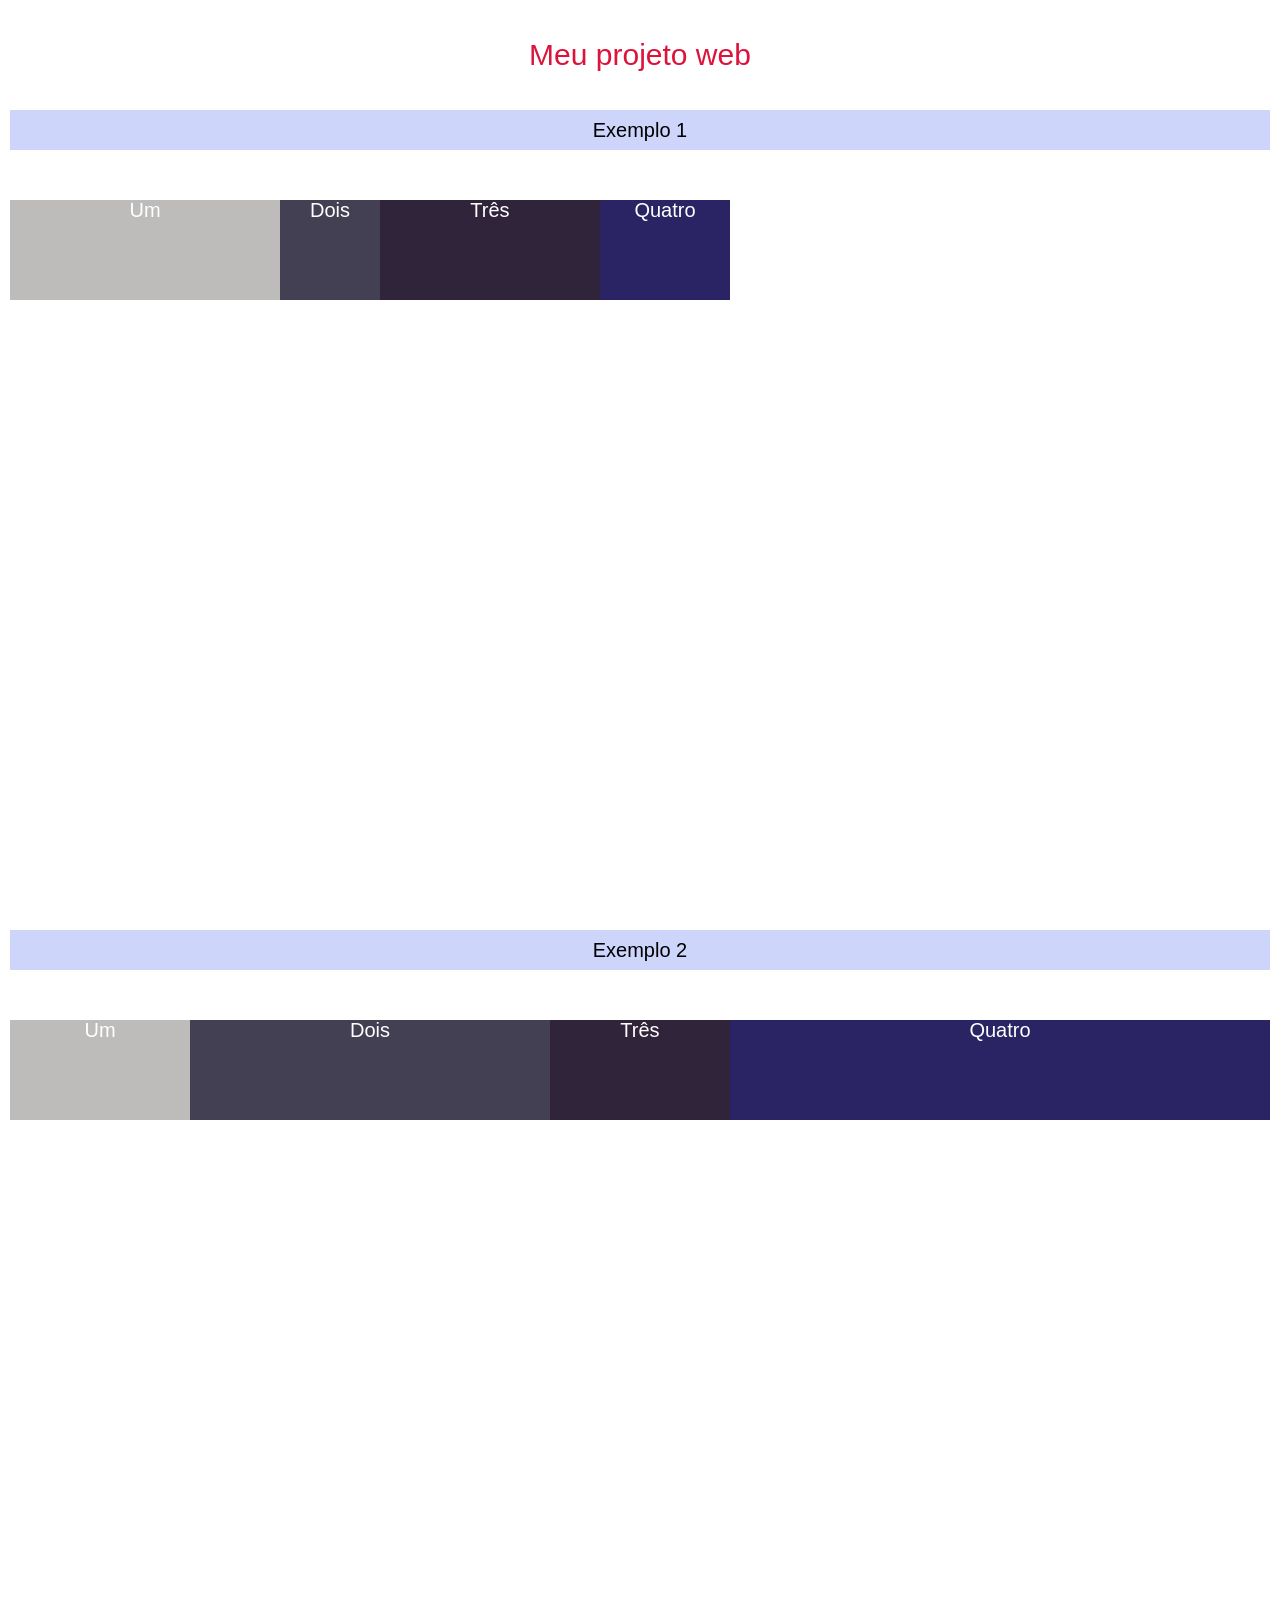
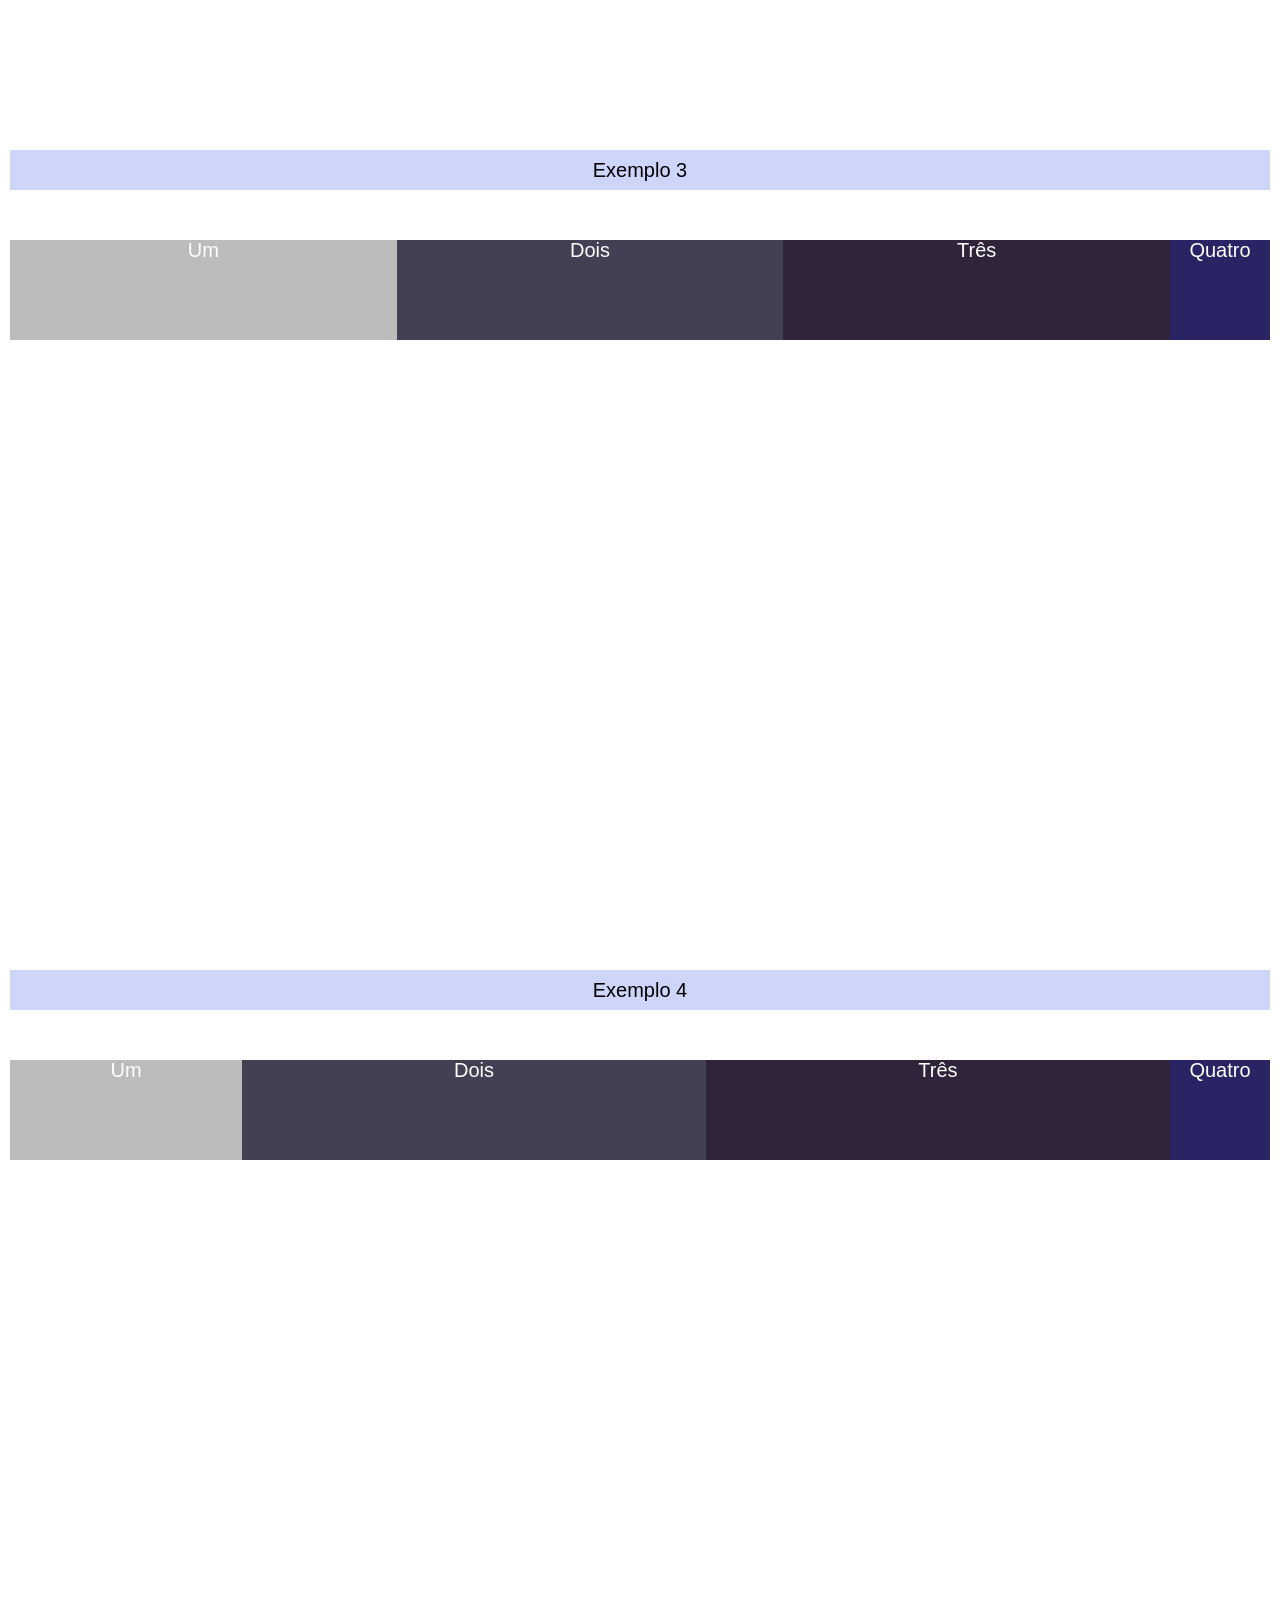
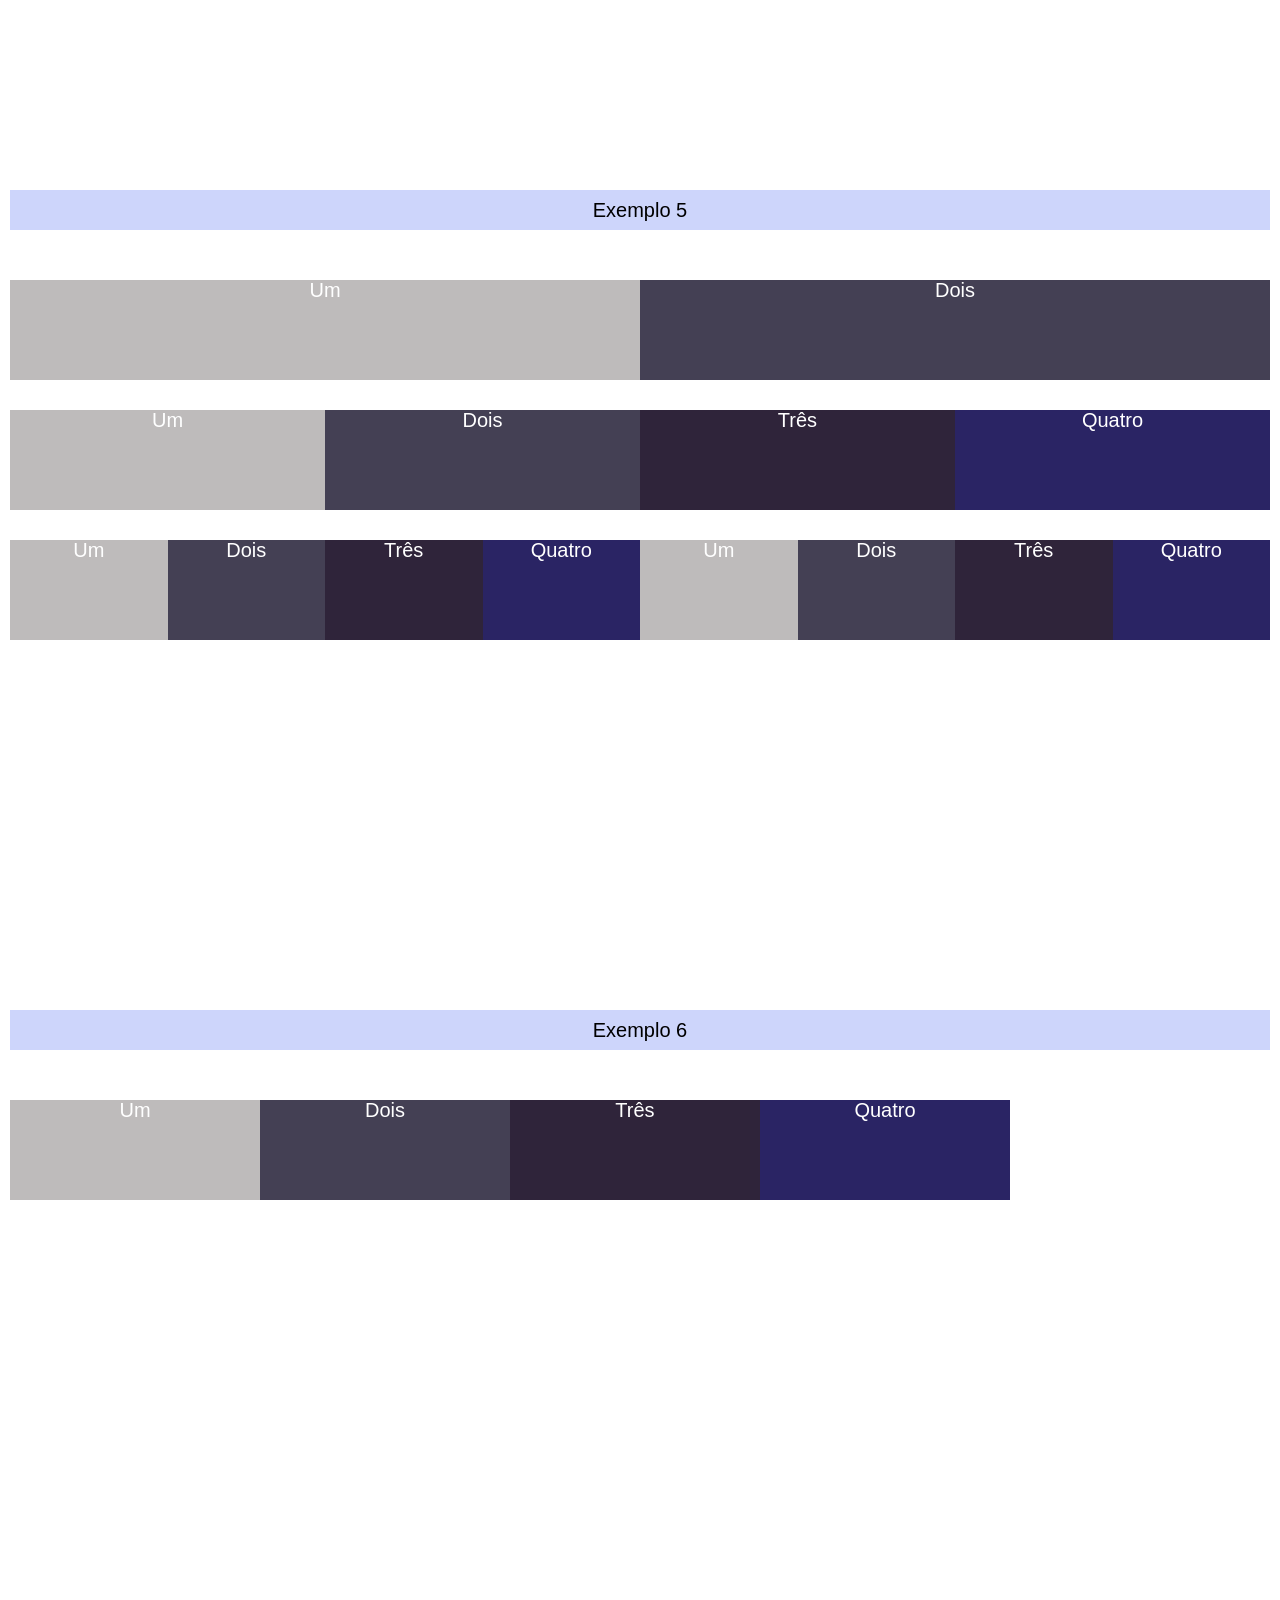
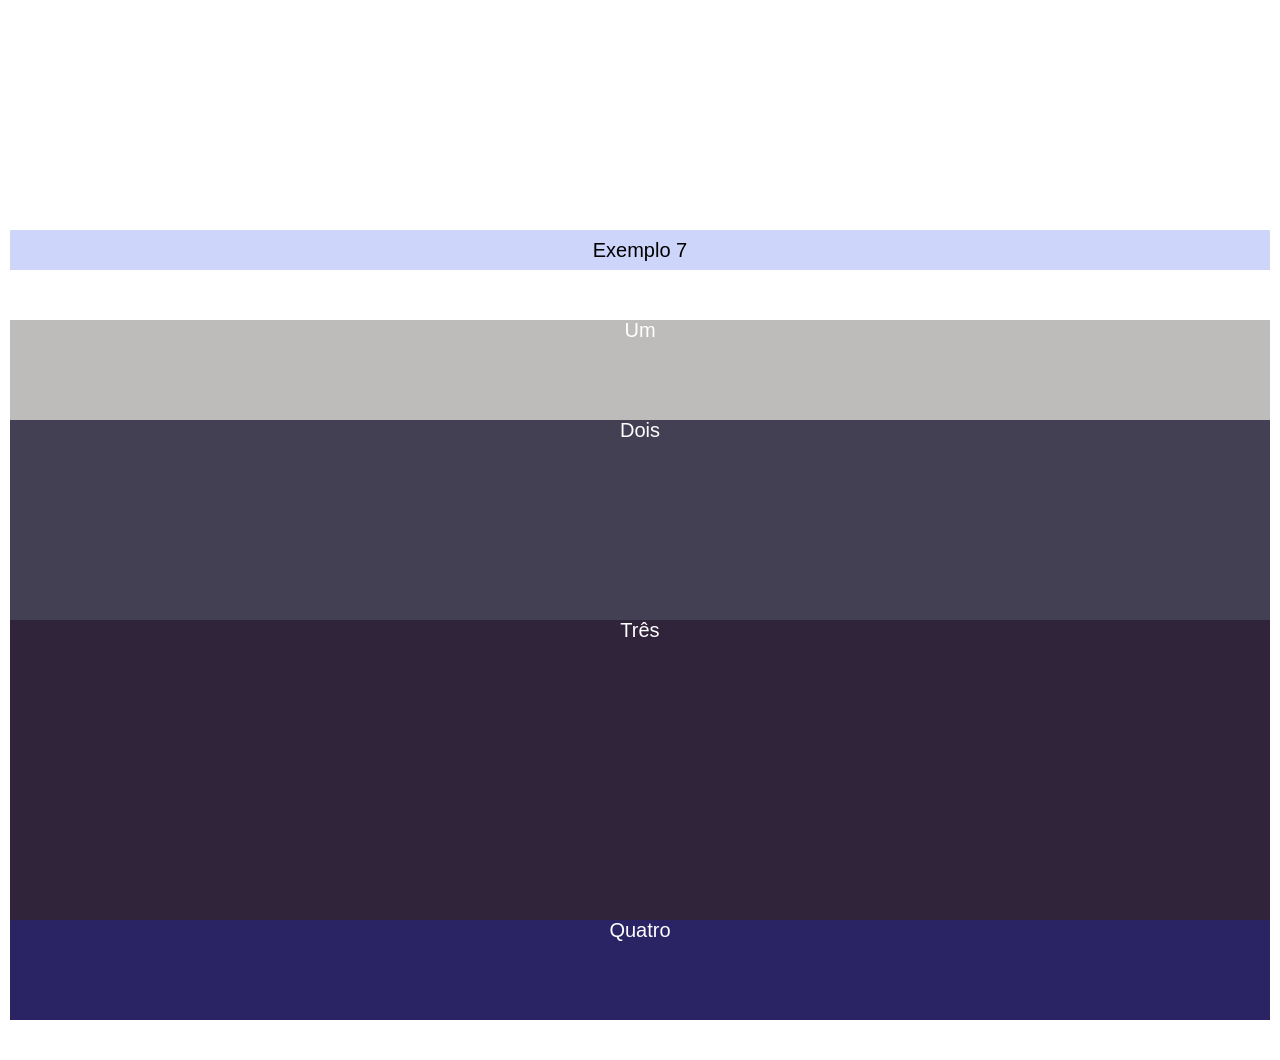
<file: 10 - grid layout/index.html>
<!DOCTYPE html>
<html lang="pt-br">

<head>
    <meta charset="UTF-8">
    <meta name="viewport" content="width=device-width, initial-scale=1.0">
    <link rel="stylesheet" href="./css/reset.css">
    <link rel="stylesheet" href="./css/style.css">
    <link rel="stylesheet" href="./css/grid.css">
    <title>Display Grid</title>
</head>

<body>

    <h1>Meu projeto web</h1>

    <div class="container">
        <h2>Exemplo 1</h2>

        <div class="grid-container ex-1">
            <div class="box box1">Um</div>
            <div class="box box2">Dois</div>
            <div class="box box3">Três</div>
            <div class="box box4">Quatro</div>
        </div>
    </div>

    <div class="container">
        <h2>Exemplo 2</h2>

        <div class="grid-container ex-2">
            <div class="box box1">Um</div>
            <div class="box box2">Dois</div>
            <div class="box box3">Três</div>
            <div class="box box4">Quatro</div>
        </div>
    </div>

    <div class="container">
        <h2>Exemplo 3</h2>

        <div class="grid-container ex-3">
            <div class="box box1">Um</div>
            <div class="box box2">Dois</div>
            <div class="box box3">Três</div>
            <div class="box box4">Quatro</div>
        </div>
    </div>

    <div class="container">
        <h2>Exemplo 4</h2>

        <div class="grid-container ex-4">
            <div class="box box1">Um</div>
            <div class="box box2">Dois</div>
            <div class="box box3">Três</div>
            <div class="box box4">Quatro</div>
        </div>
    </div>

    <div class="container">
        <h2>Exemplo 5</h2>

        <div class="grid-container ex-5">
            <div class="box box1">Um</div>
            <div class="box box2">Dois</div>
        </div>

        <div class="grid-container ex-5">
            <div class="box box1">Um</div>
            <div class="box box2">Dois</div>
            <div class="box box3">Três</div>
            <div class="box box4">Quatro</div>
        </div>

        <div class="grid-container ex-5">
            <div class="box box1">Um</div>
            <div class="box box2">Dois</div>
            <div class="box box3">Três</div>
            <div class="box box4">Quatro</div>
            <div class="box box1">Um</div>
            <div class="box box2">Dois</div>
            <div class="box box3">Três</div>
            <div class="box box4">Quatro</div>
        </div>
    </div>

    <div class="container">
        <h2>Exemplo 6</h2>

        <div class="grid-container ex-6">
            <div class="box box1">Um</div>
            <div class="box box2">Dois</div>
            <div class="box box3">Três</div>
            <div class="box box4">Quatro</div>
        </div>
    </div>

    <div class="container">
        <h2>Exemplo 7</h2>

        <div class="grid-container ex-7">
            <div class="box box1">Um</div>
            <div class="box box2">Dois</div>
            <div class="box box3">Três</div>
            <div class="box box4">Quatro</div>
        </div>
    </div>

</body>

</html>
</file>
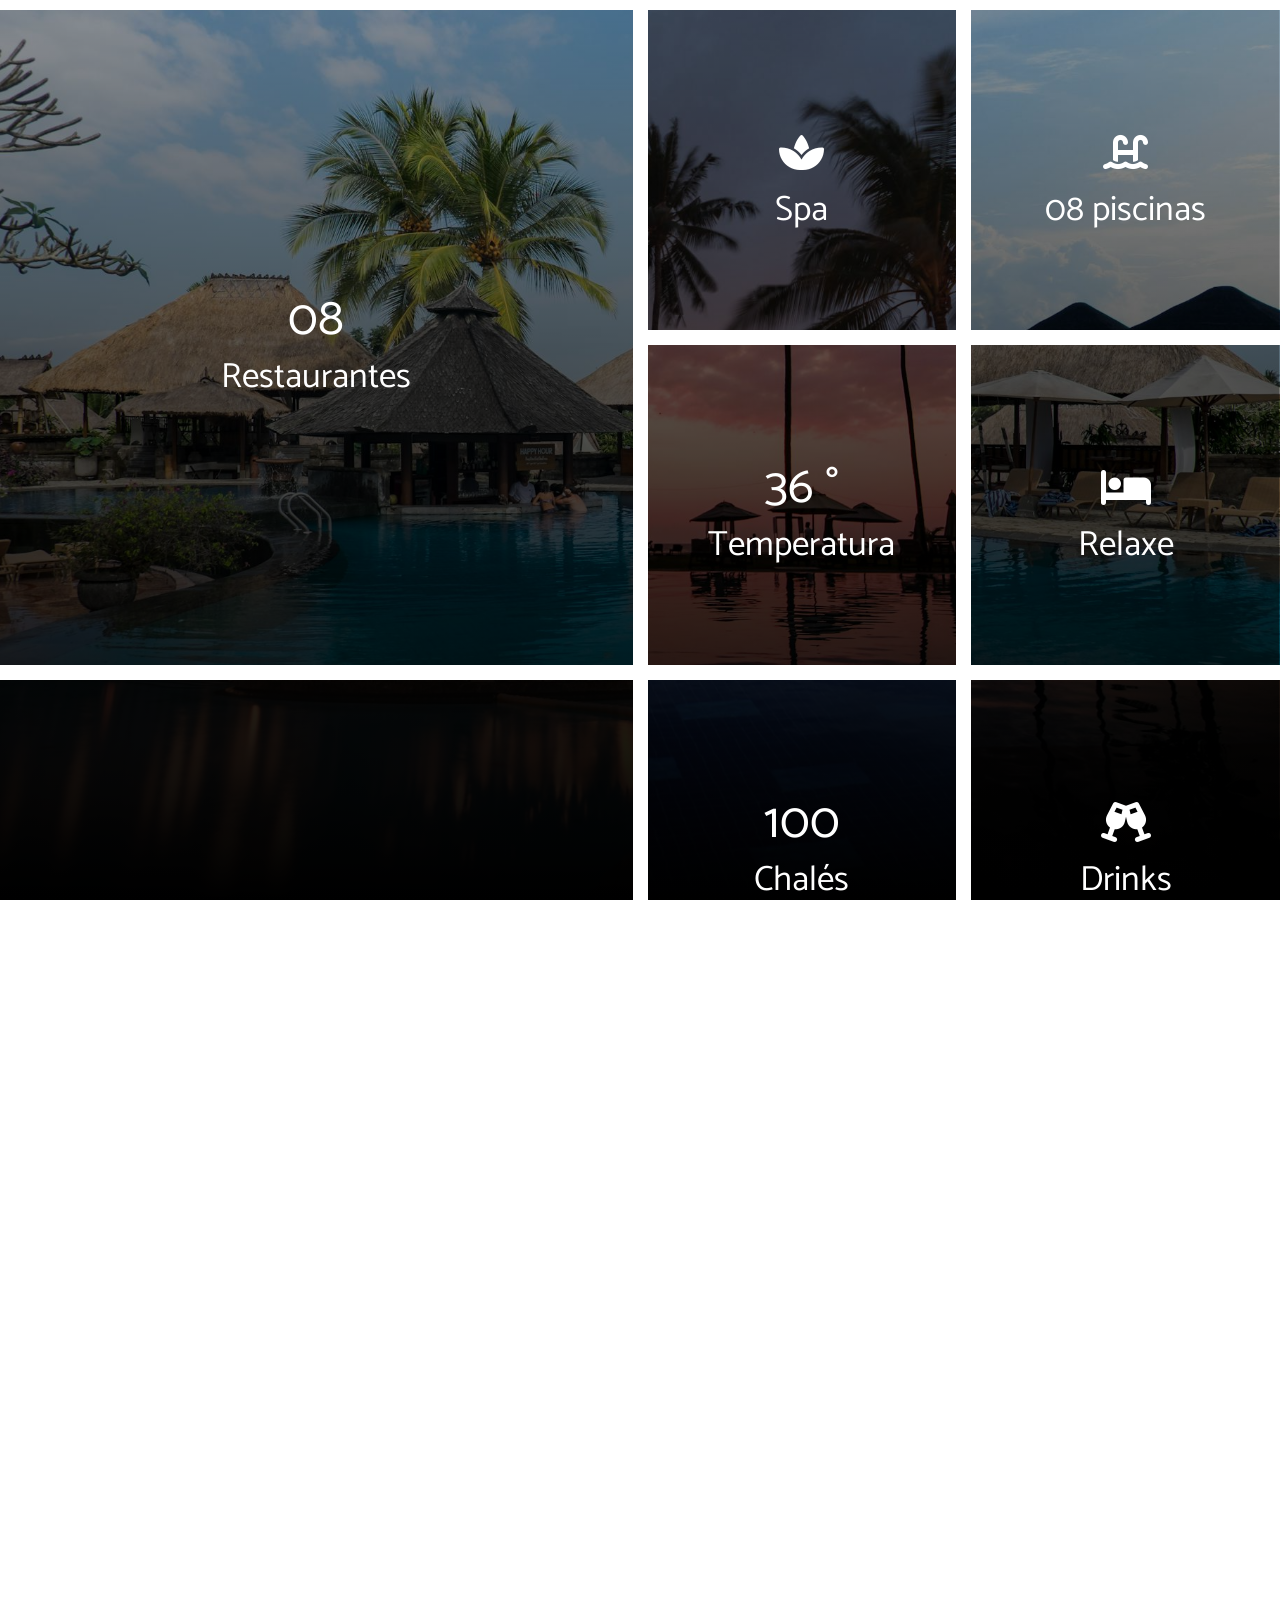
<file: 11 - grid - responsividade/index.html>
<!DOCTYPE html>
<html lang="pt-BR">

<head>
    <meta charset="UTF-8">
    <meta name="viewport" content="width=device-width, initial-scale=1.0">
    <title>Grid</title>
    
    <link rel="stylesheet" href="./css/reset.css">

    <link rel="preconnect" href="https://fonts.googleapis.com">
    <link rel="preconnect" href="https://fonts.gstatic.com" crossorigin>
    <link href="https://fonts.googleapis.com/css2?family=Catamaran:wght@500&display=swap" rel="stylesheet">

    <link rel="stylesheet" href="https://cdnjs.cloudflare.com/ajax/libs/font-awesome/6.6.0/css/all.min.css"
        integrity="sha512-Kc323vGBEqzTmouAECnVceyQqyqdsSiqLQISBL29aUW4U/M7pSPA/gEUZQqv1cwx4OnYxTxve5UMg5GT6L4JJg=="
        crossorigin="anonymous" referrerpolicy="no-referrer" />

    <link rel="stylesheet" href="./css/style.css">
</head>

<body>
    <section class="gallery">
        <div class="box bg1 span-2">
            <h2>
                <span>08</span>
                Restaurantes
            </h2>
        </div>
        <div class="box bg2">
            <h2>
                <span><i class="fa-solid fa-spa"></i></span>
                Spa
            </h2>
        </div>
        <div class="box bg3">
            <h2>
                <span><i class="fa-solid fa-water-ladder"></i></span>
                08 piscinas
            </h2>
        </div>
        <div class="box bg4">
            <h2>
                <span>36 &deg;</span>
                Temperatura
            </h2>
        </div>
        <div class="box bg1">
            <h2>
                <span><i class="fas fa-bed"></i></span>
                Relaxe
            </h2>
        </div>
        <div class="box bg2 span-2">
            <h2>
                <span>10</span>
                Bares Temáticos
            </h2>
        </div>
        <div class="box bg3">
            <h2>
                <span>100</span>
                Chalés
            </h2>
        </div>
        <div class="box bg4">
            <h2>
                <span><i class="fa-solid fa-champagne-glasses"></i></span>
                Drinks
            </h2>
        </div>
        <div class="box bg1 span-2">
            <h2>
                <span>130</span>
                Apartamentos
            </h2>
        </div>
        <div class="box bg2 span-2">
            <h2>
                <span><i class="fa-solid fa-lock"></i></span>
                Privacidade
            </h2>
        </div>
        <div class="box bg3">
            <h2>
                <span><i class="fas fa-dumbbell"></i></span>
                Academia
            </h2>
        </div>
        <div class="box bg4">
            <h2>
                <span>100%</span>
                Sofisticação
            </h2>
        </div>
    </section>
</body>

</html>
</file>
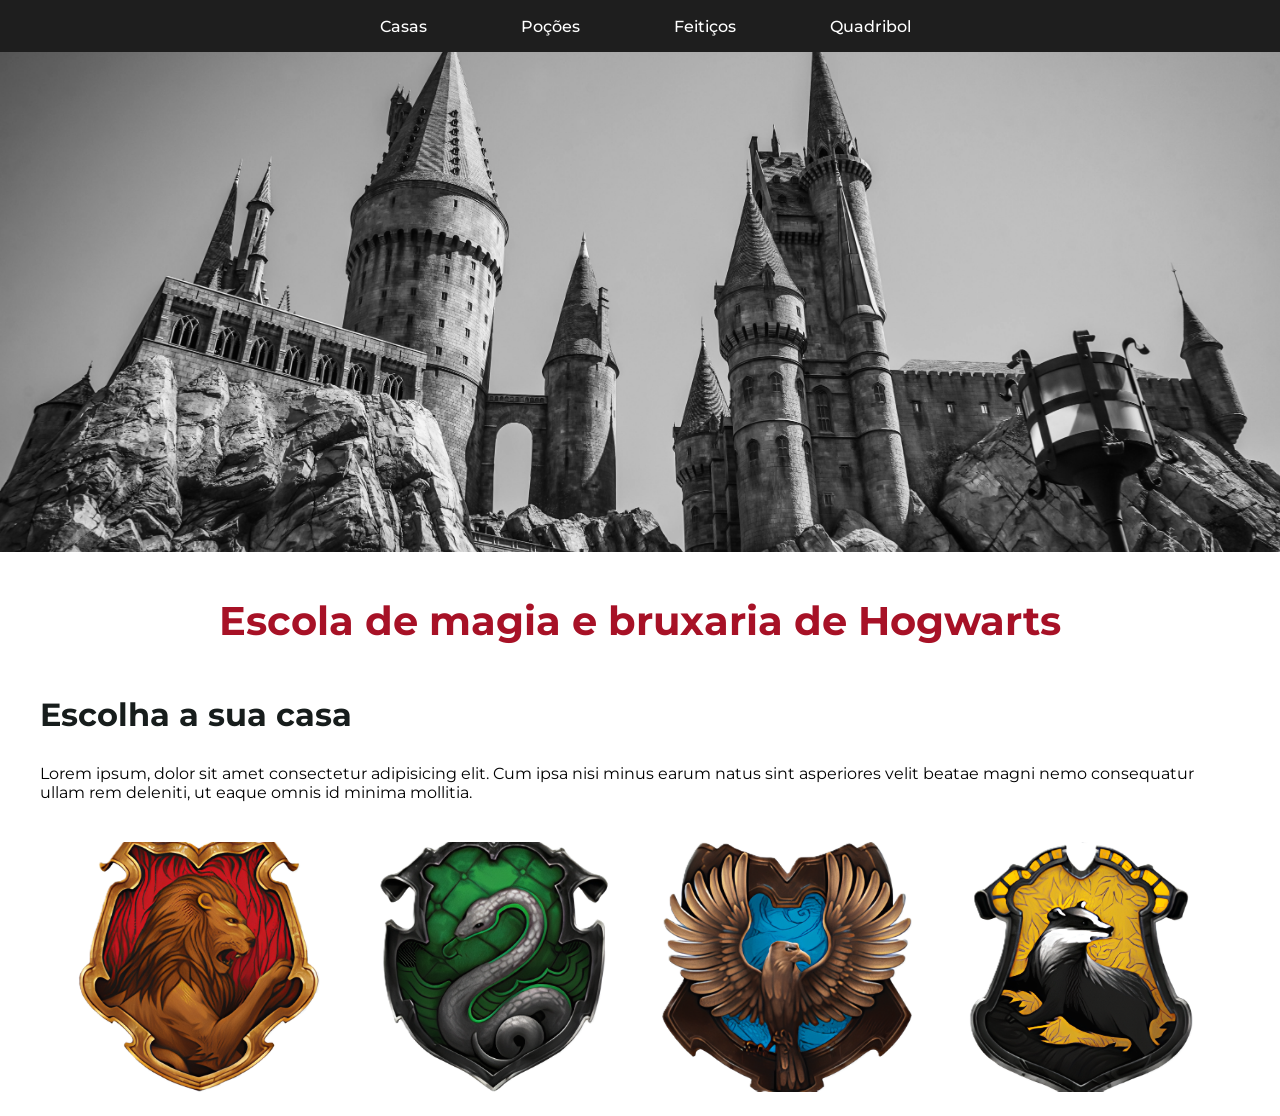
<file: 2 - divs/index.html>
<!DOCTYPE html>
<html lang="pt-br">
<head>
    <meta charset="UTF-8">
    <meta name="viewport" content="width=device-width, initial-scale=1.0">
    <link rel="stylesheet" href="./style.css">
    <link href='https://cdn.boxicons.com/fonts/basic/boxicons.min.css' rel='stylesheet'>
    <title>Divs e Box Model</title>
</head>
<body>

    <header>
        <!-- <ul>
            <li></li>
            Tag com display block - fica um abaixo do outro
        </ul> -->
 
        <a href="casas.html">
            <i class="bx bx-castle"></i>
            Casas
        </a>
        <a href="pocoes.html">
            <i class="bx bx-flask-round"></i>
            Poções
        </a>
        <a href="feiticos.html">
            <i class="bx bx-magic-wand"></i>
            Feitiços
        </a>
        <a href="quadribol.html">
            <i class="bx bx-cricket-ball"></i>
            Quadribol
        </a>
    </header>

    <img src="./images/banner.jpg" alt="Castelo de Hogwarts">

    <h1>Escola de magia e bruxaria de Hogwarts</h1>
    
    <h2>Escolha a sua casa</h2>

    <p>Lorem ipsum, dolor sit amet consectetur adipisicing elit. Cum ipsa nisi minus earum natus sint asperiores velit beatae magni nemo consequatur ullam rem deleniti, ut eaque omnis id minima mollitia.</p>
    
    <div>
        <img src="./images/grifinoria.png" alt="Brasão da Grifinória de Hogwarts">
        <img src="./images/sonserina.png" alt="Brasão da Sonserina de Hogwarts">
        <img src="./images/corvinal.png" alt="Brasão da Corvinal de Hogwarts">
        <img src="./images/lufalufa.png" alt="Brasão da Lufa-lufa de Hogwarts">
    </div>
    
</body>
</html>
</file>
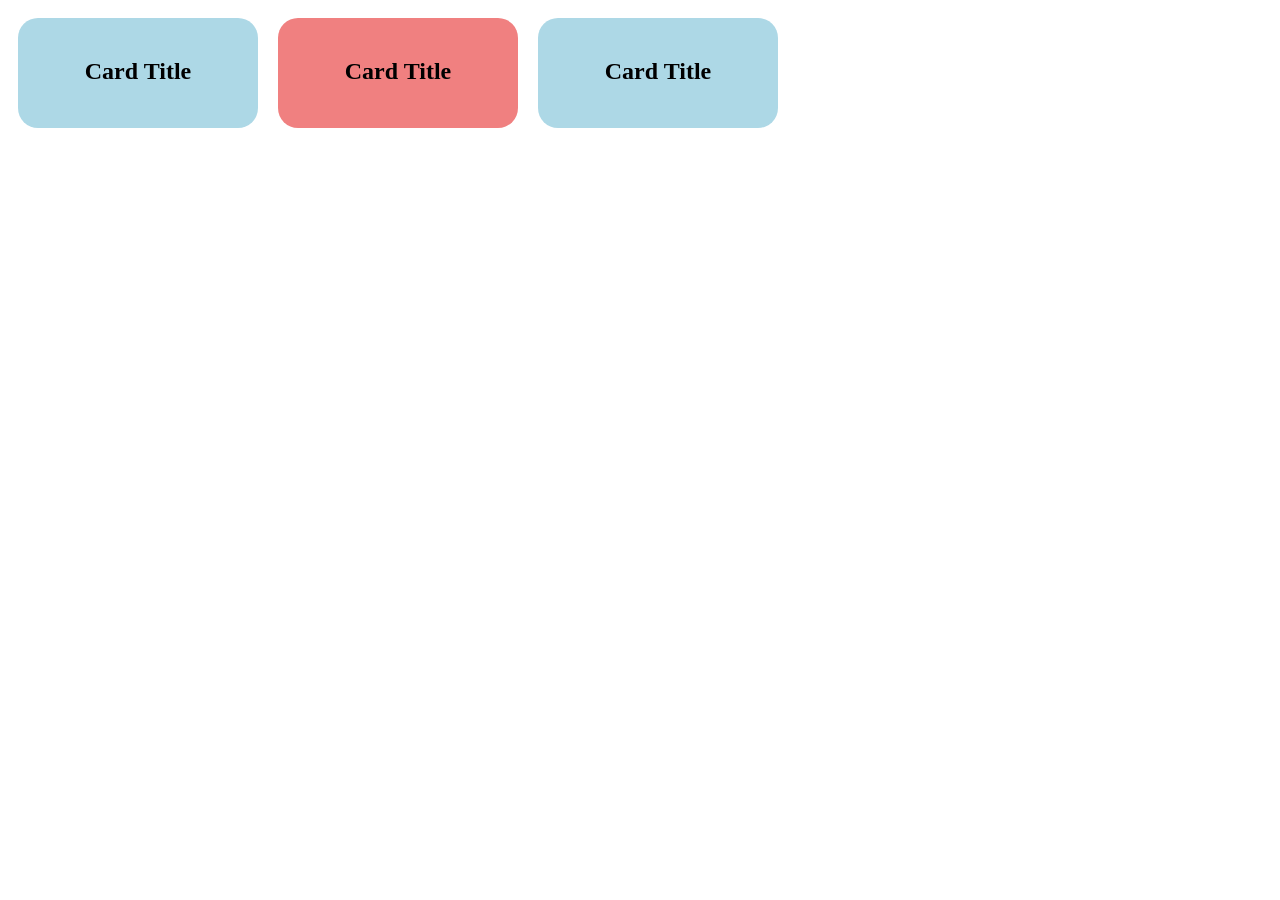
<file: 3 - id e class/index.html>
<!DOCTYPE html>
<html lang="en">
<head>
    <meta charset="UTF-8">
    <meta name="viewport" content="width=device-width, initial-scale=1.0">
    <link rel="stylesheet" href="style.css">
    <title>Document</title>
</head>
<body>
    
    <div id="lista">
        <div class="card">
            <h2>Card Title</h2>
        </div>
        <div class="card" id="destaque">
            <h2>Card Title</h2>
        </div>
        <div class="card">
            <h2>Card Title</h2>
        </div>
    </div>

</body>
</html>
</file>
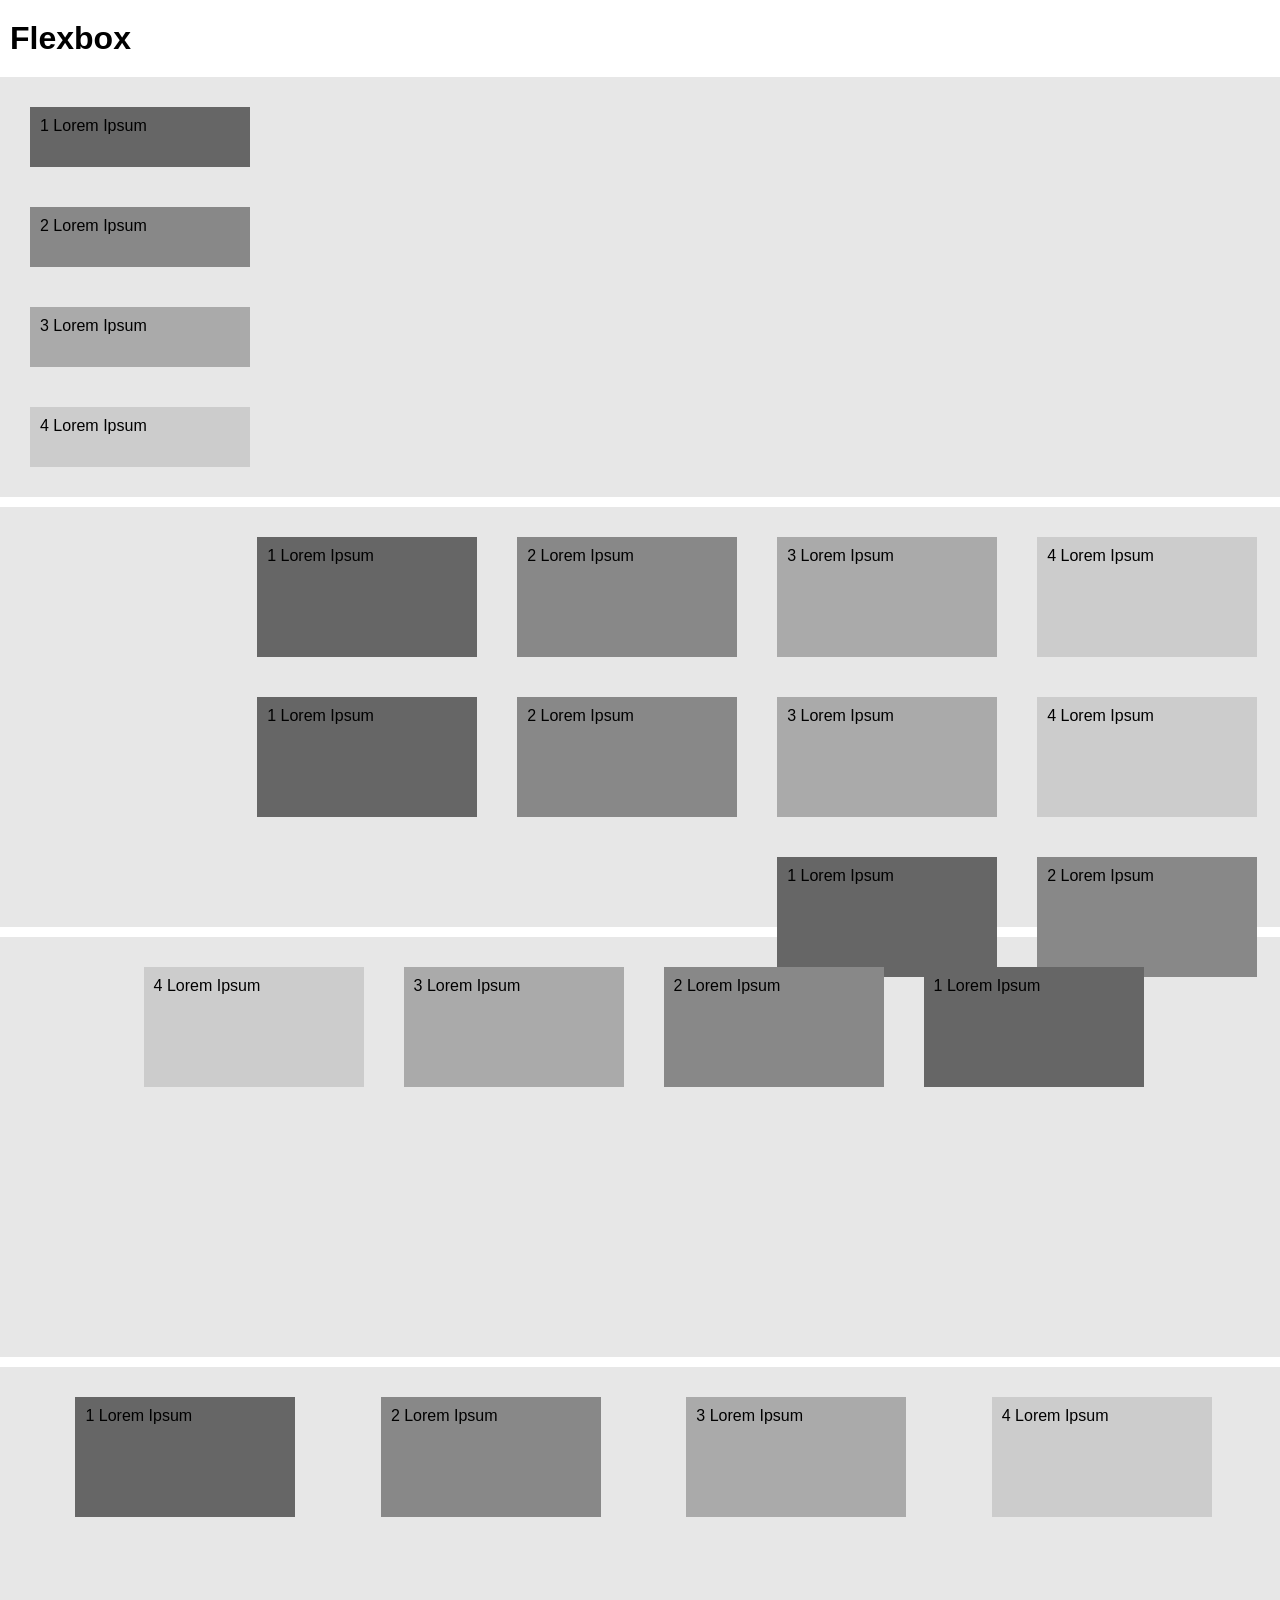
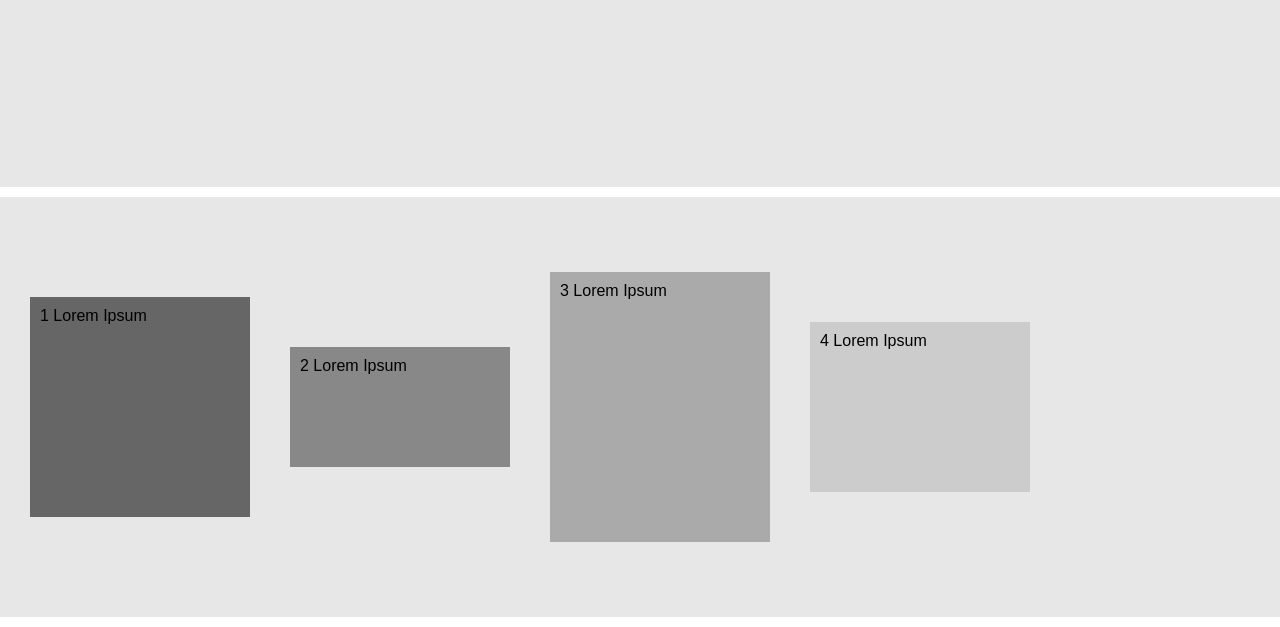
<file: 4 - flexbox/index.html>
<!DOCTYPE html>
<html lang="pt-br">
<head>
    <meta charset="UTF-8">
    <meta name="viewport" content="width=device-width, initial-scale=1.0">
    <link rel="stylesheet" href="./css/style.css">
    <link rel="stylesheet" href="./css/flex.css">
    <title>Flexbox</title>
</head>
<body>
    
    <h1>Flexbox</h1>

    <div id="modelo-1" class="container">
        <div class="box box-1">1 Lorem Ipsum</div>
        <div class="box box-2">2 Lorem Ipsum</div>
        <div class="box box-3">3 Lorem Ipsum</div>
        <div class="box box-4">4 Lorem Ipsum</div>
    </div>

    <div id="modelo-2" class="container">
        <div class="box box-1">1 Lorem Ipsum</div>
        <div class="box box-2">2 Lorem Ipsum</div>
        <div class="box box-3">3 Lorem Ipsum</div>
        <div class="box box-4">4 Lorem Ipsum</div>
        <div class="box box-1">1 Lorem Ipsum</div>
        <div class="box box-2">2 Lorem Ipsum</div>
        <div class="box box-3">3 Lorem Ipsum</div>
        <div class="box box-4">4 Lorem Ipsum</div>
        <div class="box box-1">1 Lorem Ipsum</div>
        <div class="box box-2">2 Lorem Ipsum</div>
    </div>

    <div id="modelo-3" class="container">
        <div class="box box-1">1 Lorem Ipsum</div>
        <div class="box box-2">2 Lorem Ipsum</div>
        <div class="box box-3">3 Lorem Ipsum</div>
        <div class="box box-4">4 Lorem Ipsum</div>
    </div>

    <div id="modelo-4" class="container">
        <div class="box box-1">1 Lorem Ipsum</div>
        <div class="box box-2">2 Lorem Ipsum</div>
        <div class="box box-3">3 Lorem Ipsum</div>
        <div class="box box-4">4 Lorem Ipsum</div>
    </div>

    <div id="modelo-5" class="container">
        <div style="height: 200px" class="box box-1">1 Lorem Ipsum</div>
        <div style="height: 100px" class="box box-2">2 Lorem Ipsum</div>
        <div style="height: 250px" class="box box-3">3 Lorem Ipsum</div>
        <div style="height: 150px" class="box box-4">4 Lorem Ipsum</div>
    </div>
</body>
</html>
</file>
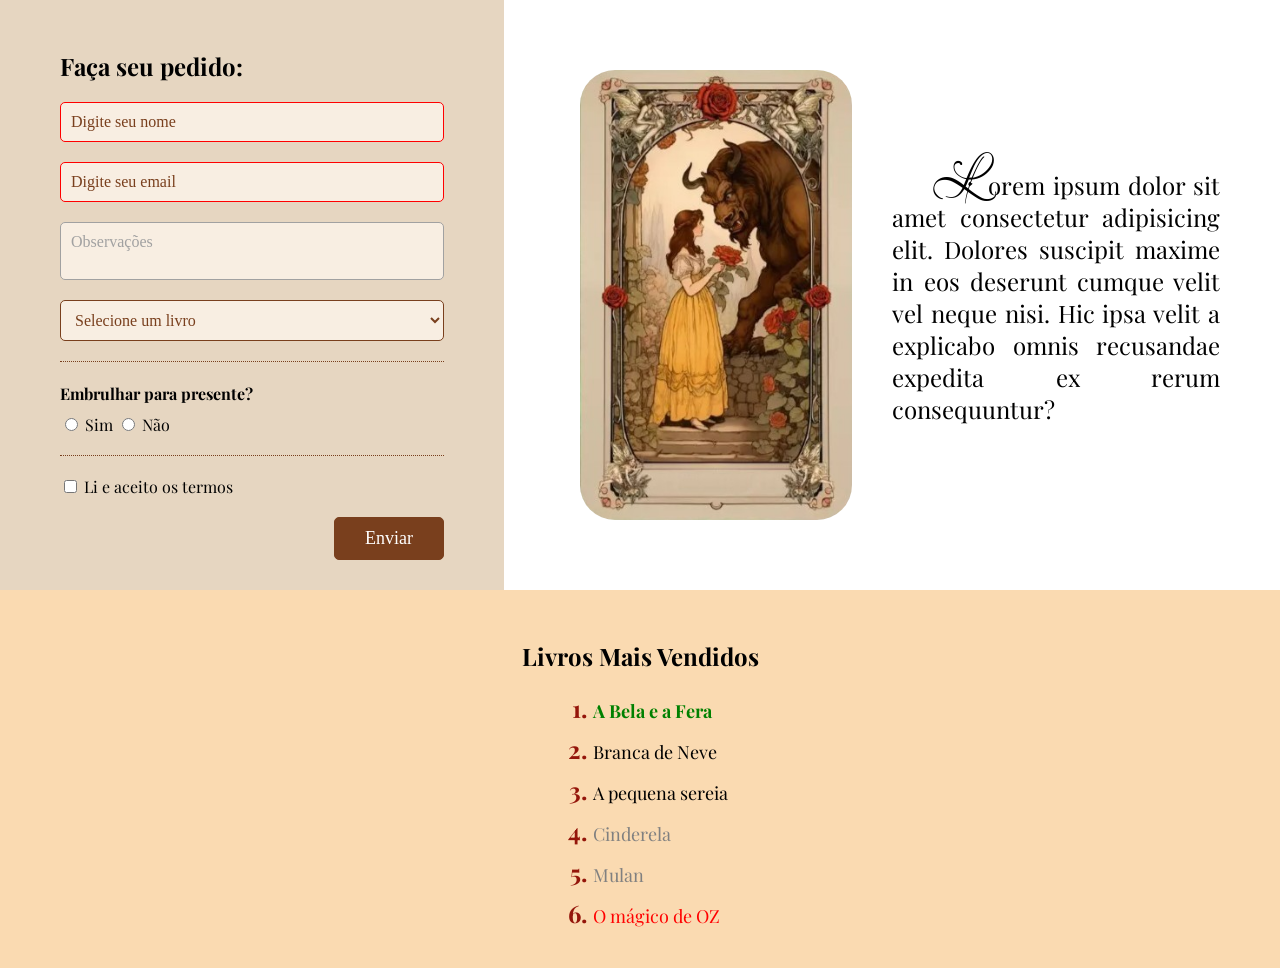
<file: 6 - pseudo classes e pseudo elementos/index.html>
<!DOCTYPE html>
<html lang="en">
<head>
    <meta charset="UTF-8">
    <meta name="viewport" content="width=device-width, initial-scale=1.0">
    <link rel="stylesheet" href="./assets/css/style.css">
    <link rel="stylesheet" href="./assets/css/pseudo.css">
    <title>Pseudo</title>
</head>
<body>
    
    <section class="livro">
        <div class="pedido">
            <h2>Faça seu pedido:</h2>

            <form action="">
                <input required type="text" placeholder="Digite seu nome">
                <input required type="email" placeholder="Digite seu email">
                <textarea disabled name="observacoes" id="observacoes" placeholder="Observações"></textarea>

                <select name="livros" id="livros">
                    <option value="" disabled selected>Selecione um livro</option>
                    <option value="bela-fera">A Bela e a Fera</option>
                    <option value="branca-neve">Branca de Neve</option>
                    <option value="pequena-sereia">A pequena sereia</option>
                    <option value="cinderela">Cinderela</option>
                    <option value="mulan">Mulan</option>
                    <option value="magico-oz">O mágico de Oz</option>
                </select>

                <div class="presente">
                    <h4>Embrulhar para presente?</h4>

                    <input required type="radio" id="sim" name="presente" value="sim">
                    <label for="sim">Sim</label>

                    <input required type="radio" id="nao" name="presente" value="nao">
                    <label for="nao">Não</label>
                </div>

                <div class="termos">
                    <input required type="checkbox" id="aceito" name="termos" value="aceito">
                    <label for="aceito">Li e aceito os termos</label>
                </div>
                
                <input type="submit" value="Enviar">
            </form>
        </div>
        
        <div class="modelo">
            <img src="./assets/images/carta-bela.jpg" alt="Carta da Bela e a Fera">
            <p>Lorem ipsum dolor sit amet consectetur adipisicing elit. Dolores suscipit maxime in eos deserunt cumque velit vel neque nisi. Hic ipsa velit a explicabo omnis recusandae expedita ex rerum consequuntur?</p>
        </div>
    </section>
    
    <section class="ranking">
        <h2>Livros Mais Vendidos</h2>

        <ol>
            <li class="top3">A Bela e a Fera</li>
            <li class="top3">Branca de Neve</li>
            <li class="top3">A pequena sereia</li>
            <li>Cinderela</li>
            <li>Mulan</li>
            <li>O mágico de OZ</li>
        </ol>
    </section>

</body>
</html>
</file>
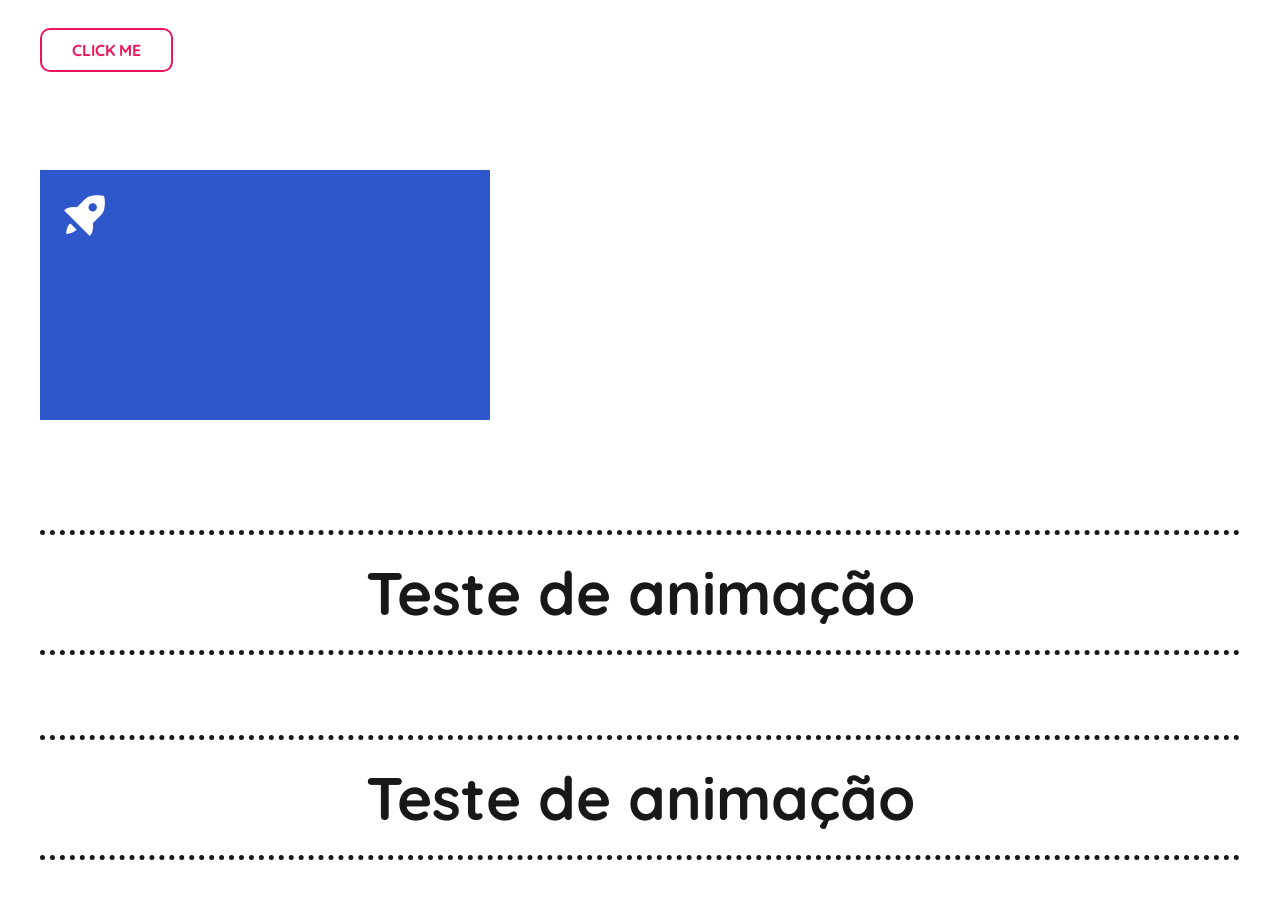
<file: 7 - transições e animações/index.html>
<!DOCTYPE html>
<html lang="pt-br">
<head>
    <meta charset="UTF-8">
    <meta name="viewport" content="width=device-width, initial-scale=1.0">
    <link rel="stylesheet" href="style.css">
    <link rel="preconnect" href="https://fonts.googleapis.com">
    <link rel="preconnect" href="https://fonts.gstatic.com" crossorigin>
    <link href="https://fonts.googleapis.com/css2?family=Quicksand:wght@500&display=swap" rel="stylesheet">
    <link href='https://unpkg.com/boxicons@2.1.4/css/boxicons.min.css' rel='stylesheet'>
    <link href="https://unpkg.com/aos@2.3.1/dist/aos.css" rel="stylesheet">
    <title>Animações</title>
</head>
<body>
    
    <div class="container">
        <a href="#" class="btn">Click me</a>
    </div>

    <div class="container">
        <div class="box">
            <i class='bx bxs-rocket'></i>
        </div>
    </div>
    
    <!-- Animate On Scroll -->
    <!-- https://michalsnik.github.io/aos/ -->
    <div class="container">
        <div class="text" data-aos="fade-up">
            Teste de animação
        </div>
    </div>
    
    <div class="container">
        <div class="text" data-aos="zoom-in">
            Teste de animação
        </div>
    </div>
    
    <script src="https://unpkg.com/aos@2.3.1/dist/aos.js"></script>
    <script>
        AOS.init();
    </script>
</body>
</html>
</file>
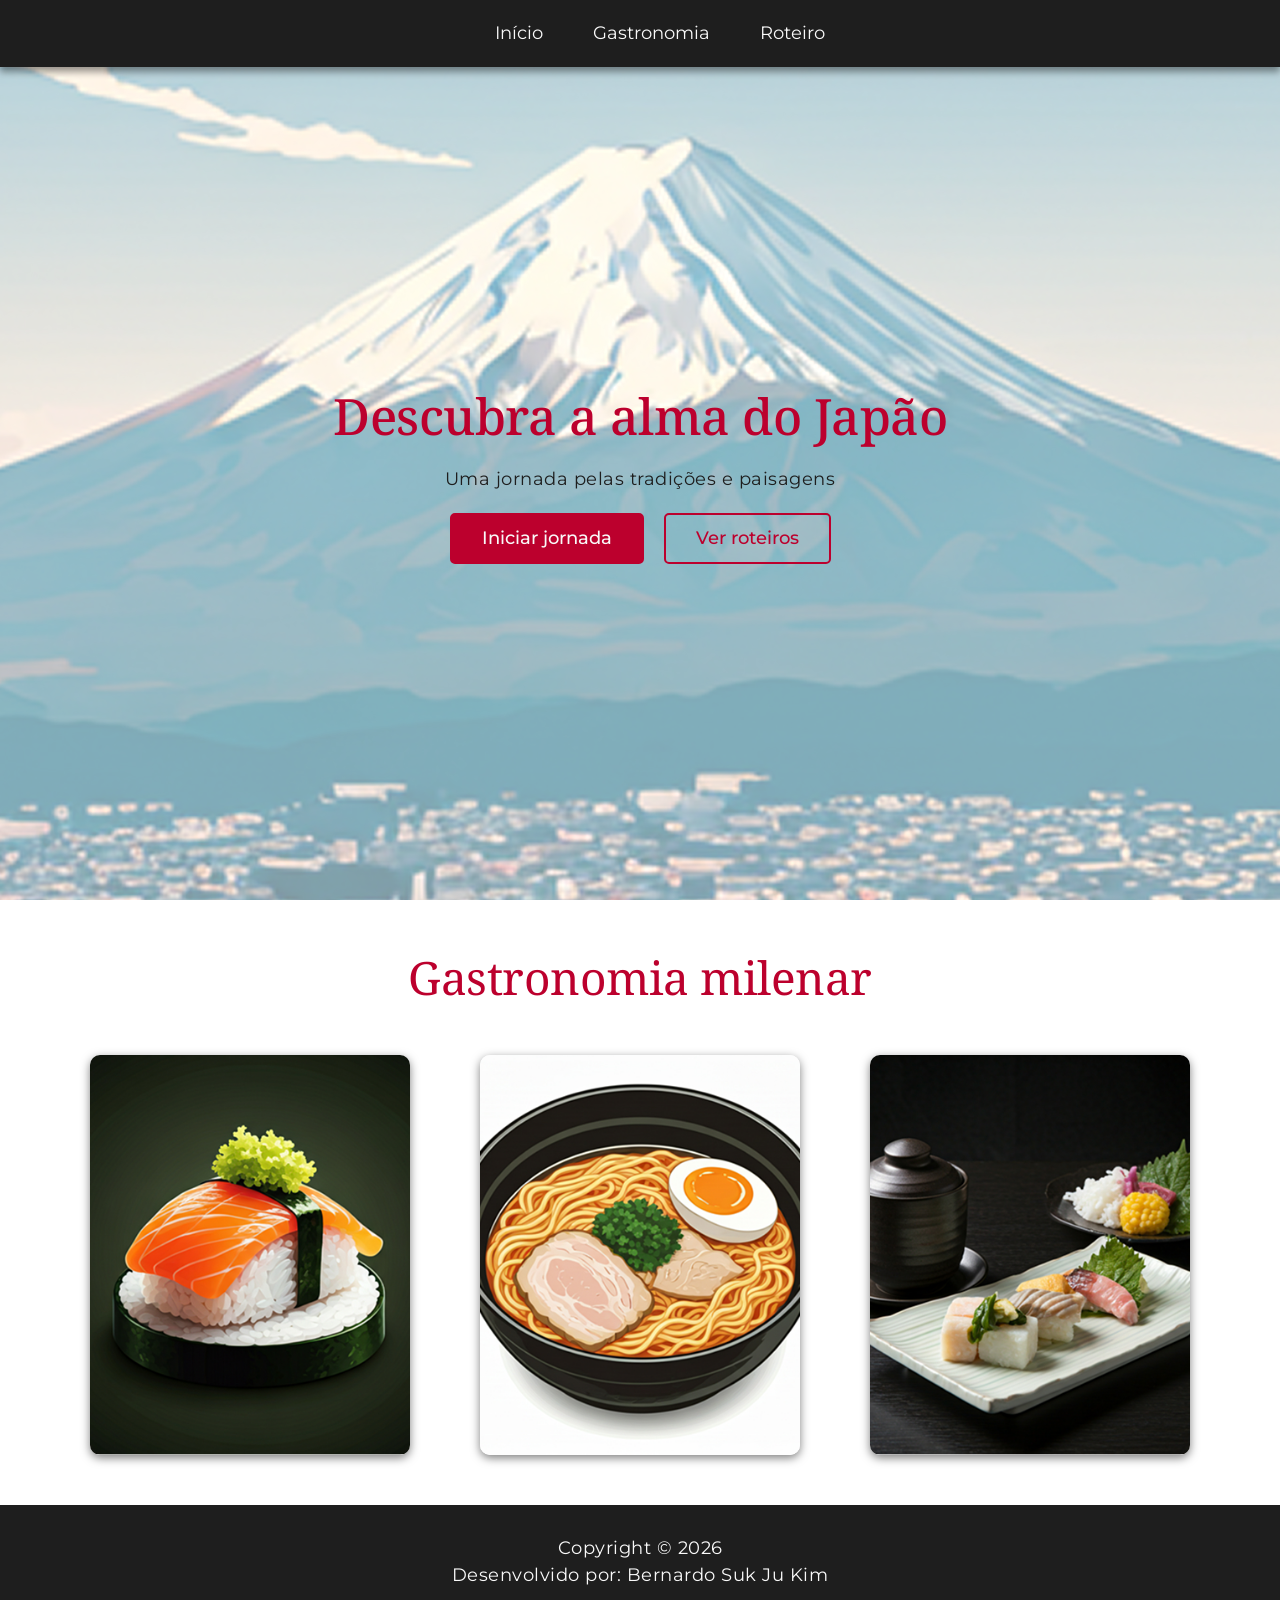
<file: 8 - semântica/index.html>
<!DOCTYPE html>
<html lang="pt-br">
<head>
    <meta charset="UTF-8">
    <meta name="viewport" content="width=device-width, initial-scale=1.0">
    <link rel="stylesheet" href="./assets/css/reset.css">
    <link rel="stylesheet" href="./assets/css/variables.css">
    <link rel="stylesheet" href="./assets/css/components.css">
    <link rel="stylesheet" href="./assets/css/style.css">
    <title>Document</title>
</head>
<body>
    <header>
        <nav>
            <ul class="flex">
                <li><a class="menu-item"  href="#banner">Início</a></li>
                <li><a class="menu-item" href="#food">Gastronomia</a></li>
                <li><a class="menu-item" href="#itinerary">Roteiro</a></li>
            </ul>
        </nav>
    </header>

    <main>
        <section id="banner" class="flex">
            <h1 class="title">Descubra a alma do Japão</h1>
            <p class="text">Uma jornada pelas tradições e paisagens</p>

            <div class="flex">
                <a href="#food" class="btn btn-primary">Iniciar jornada</a>
                <a href="#itinerary" class="btn">Ver roteiros</a>
            </div>
        </section>

        <section id="food">
            <h2 class="title">Gastronomia milenar</h2>

            <figure class="flex">
                <img src="./assets/images/sushi.jpg" alt="Sushi">
                <img src="./assets/images/lamen.jpg" alt="Lamen">
                <img src="./assets/images/kaiseki.jpg" alt="Kaiseki">
            </figure>
        </section>
    </main>

    <footer>
        <p class="text">Copyright &copy; 2026</p>
        <p class="text">Desenvolvido por: Bernardo Suk Ju Kim</p>
    </footer>

</body>
</html>
</file>
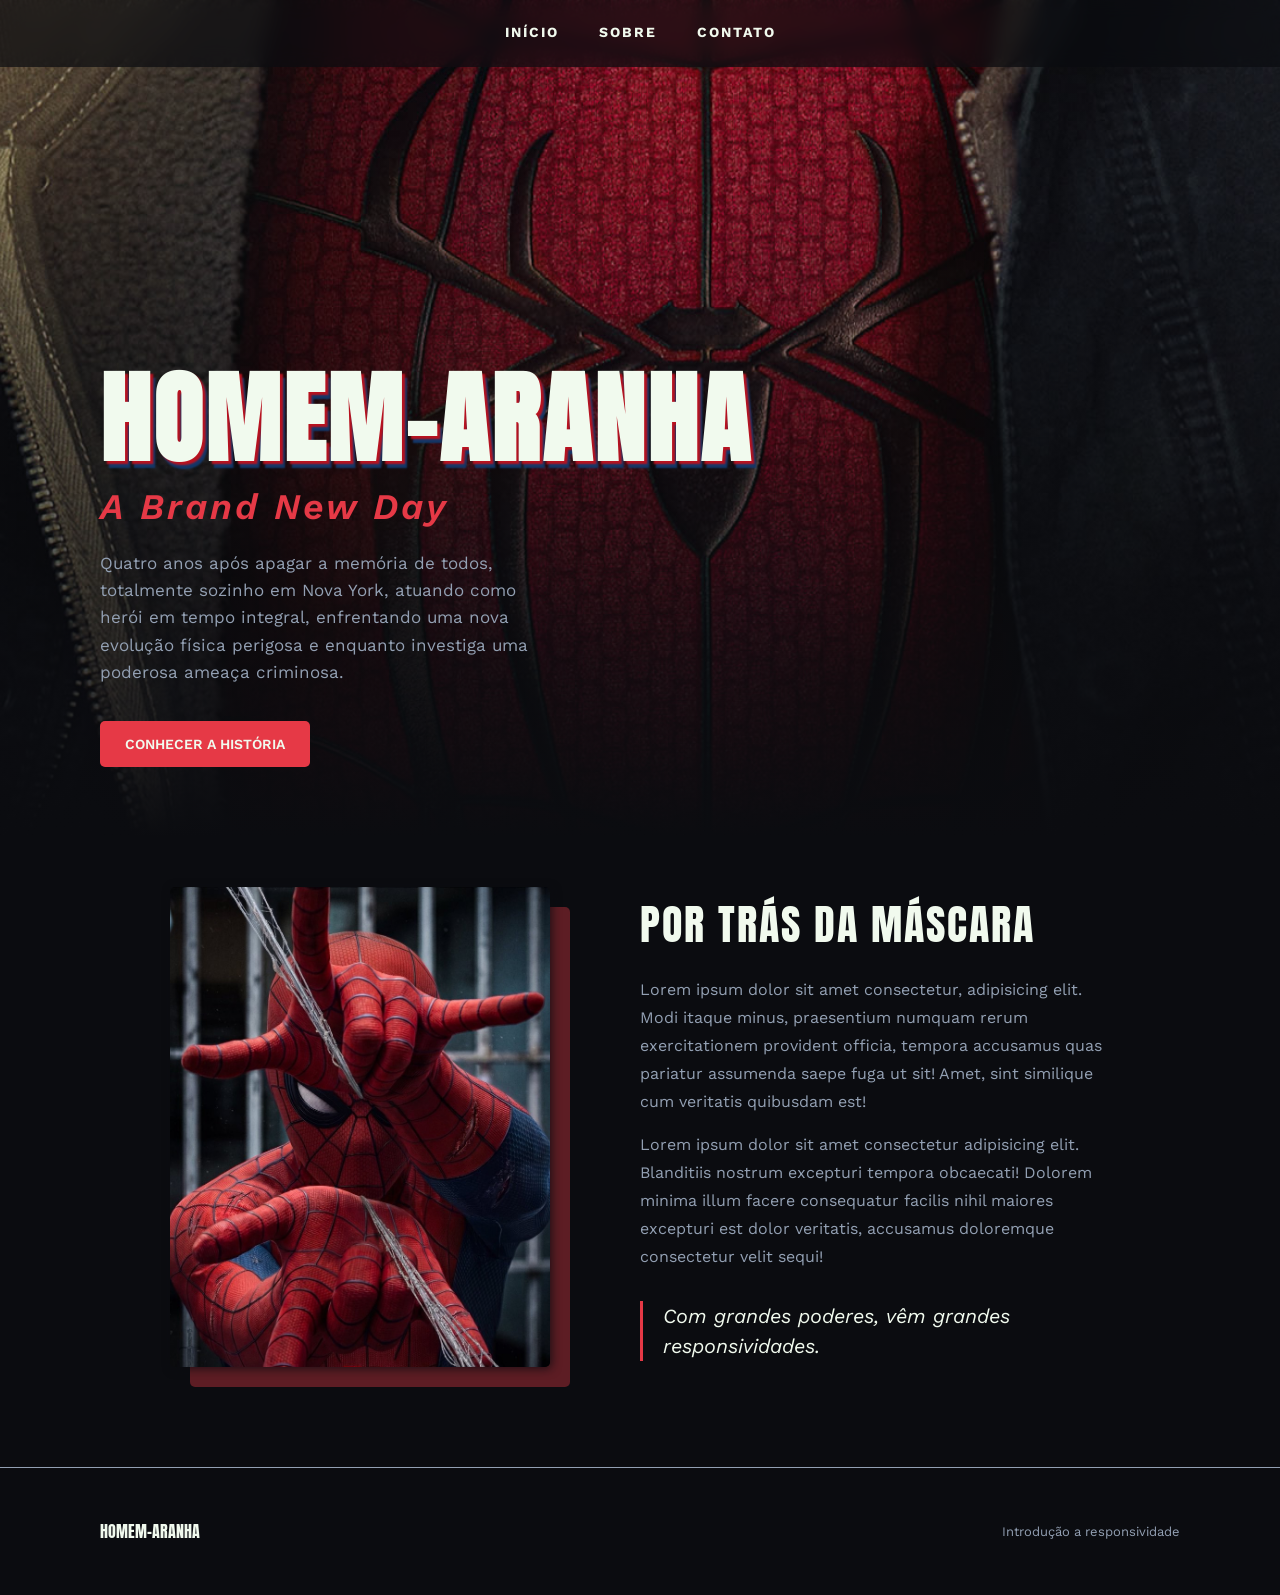
<file: 9 - intro media/index.html>
<!DOCTYPE html>
<html lang="pt-BR">
<head>
    <meta charset="UTF-8">
    <meta name="viewport" content="width=device-width, initial-scale=1.0">
    <title>Homem-Aranha - A Brand New Day</title>
    <link rel="stylesheet" href="style.css">
</head>
<body>
    <main id="inicio">
        <nav class="menu">
            <a href="#inicio">Início</a>
            <a href="#sobre">Sobre</a>
            <a href="#contato">Contato</a>
        </nav>

        <section id="banner">
            <div class="banner-content">
                <h1>
                    Homem-aranha
                    <span>A brand new day</span>
                </h1>
                <p class="banner-desc">
                    Quatro anos após apagar a memória de todos, totalmente sozinho em Nova York, atuando como herói em tempo integral, enfrentando uma nova evolução física perigosa e enquanto investiga uma poderosa ameaça criminosa.
                </p>
                <a href="#sobre" class="btn">
                    Conhecer a história
                </a>
            </div>
        </section>
        
        <section class="conteudo" id="sobre">
            <div class="img" role="img" aria-label="O herói"></div>

            <div class="text">
                <h2>Por trás da máscara</h2>
                <p>
                    Lorem ipsum dolor sit amet consectetur, adipisicing elit. Modi itaque minus, praesentium numquam rerum exercitationem provident officia, tempora accusamus quas pariatur assumenda saepe fuga ut sit! Amet, sint similique cum veritatis quibusdam est!
                </p>
                <p>
                    Lorem ipsum dolor sit amet consectetur adipisicing elit. Blanditiis nostrum excepturi tempora obcaecati! Dolorem minima illum facere consequatur facilis nihil maiores excepturi est dolor veritatis, accusamus doloremque consectetur velit sequi!
                </p>
                <blockquote>
                    Com grandes poderes, vêm grandes responsividades.
                </blockquote>
            </div>
        </section>

        <footer id="contato">
            <h4 class="marca">Homem-aranha</h4>
            <span>Introdução a responsividade</span>
        </footer>
    </main>
</body>
</html>
</file>
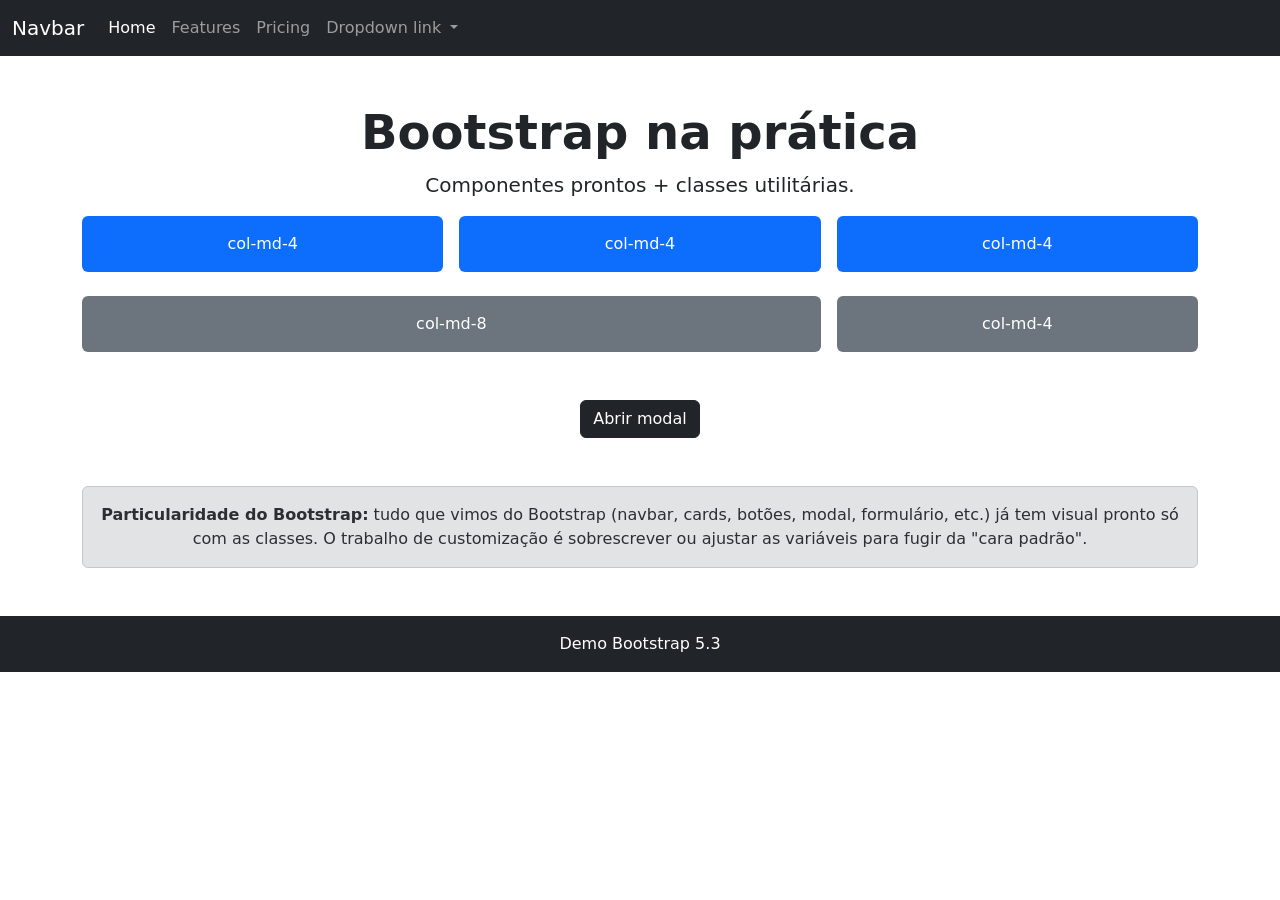
<file: 12 - frameworks/bootstrap/index.html>
<!DOCTYPE html>
<html lang="pt-BR">
<head>
  <meta charset="UTF-8">
  <meta name="viewport" content="width=device-width, initial-scale=1.0">
  <title>Demo Bootstrap</title>
  
  <!-- Bootstrap: basta importar UM arquivo CSS e já temos classes,
  componentes e um grid system prontos, com visual definido. -->
  <link
  href="https://cdn.jsdelivr.net/npm/bootstrap@5.3.3/dist/css/bootstrap.min.css"
  rel="stylesheet"
  >
</head>
<body>
  
  <nav class="navbar navbar-expand-lg bg-dark navbar-dark">
    <div class="container-fluid">
      <a class="navbar-brand" href="#">Navbar</a>
      <button class="navbar-toggler" type="button" data-bs-toggle="collapse" data-bs-target="#navbarNavDropdown" aria-controls="navbarNavDropdown" aria-expanded="false" aria-label="Toggle navigation">
        <span class="navbar-toggler-icon"></span>
      </button>
      <div class="collapse navbar-collapse" id="navbarNavDropdown">
        <ul class="navbar-nav">
          <li class="nav-item">
            <a class="nav-link active" aria-current="page" href="#">Home</a>
          </li>
          <li class="nav-item">
            <a class="nav-link" href="#">Features</a>
          </li>
          <li class="nav-item">
            <a class="nav-link" href="#">Pricing</a>
          </li>
          <li class="nav-item dropdown">
            <a class="nav-link dropdown-toggle" href="#" role="button" data-bs-toggle="dropdown" aria-expanded="false">
              Dropdown link
            </a>
            <ul class="dropdown-menu">
              <li><a class="dropdown-item" href="#">Action</a></li>
              <li><a class="dropdown-item" href="#">Another action</a></li>
              <li><a class="dropdown-item" href="#">Something else here</a></li>
            </ul>
          </li>
        </ul>
      </div>
    </div>
  </nav>
  
  <div class="container my-5 text-center">
    
    <!-- display-5 -> estilização dos títulos + tamanho (5) -->
    <h1 class="display-5 fw-bold">Bootstrap na prática</h1>
    <!-- lead -> estilização dos textos -->
    <p class="lead">
      Componentes prontos + classes utilitárias.
    </p>
    
    <!-- ----------------------------
    O Bootstrap divide a largura em 12 colunas.
    .col-md-4 = ocupa 4/12 (um terço) a partir do tamanho "md" (tablet/desktop).
    Se não definir em outras medidas, apenas md, quando estiver em telas pequenas, irá ocupar a linha inteira (empilhando automaticamente).
    ---------------------------- -->
    <section class="mb-5">
      <!-- row -> como a propriedade flex, deixa os itens lado a lado, em linha -->
      <!-- g-3 -> gap (espaçamento entre os itens) -->
      <div class="row g-3">
        <div class="col-md-4">
          <div class="p-3 bg-primary text-white rounded text-center">col-md-4</div>
        </div>
        <div class="col-md-4">
          <div class="p-3 bg-primary text-white rounded text-center">col-md-4</div>
        </div>
        <div class="col-md-4">
          <div class="p-3 bg-primary text-white rounded text-center">col-md-4</div>
        </div>
      </div>
      
      <div class="row g-3 mt-2">
        <div class="col-md-8">
          <div class="p-3 bg-secondary text-white rounded text-center">col-md-8</div>
        </div>
        <div class="col-md-4">
          <div class="p-3 bg-secondary text-white rounded text-center">col-md-4</div>
        </div>
      </div>
    </section>
    
    
    <section id="componentes" class="mb-5">
      <div class="mt-4">
        <button class="btn btn-dark" data-bs-toggle="modal" data-bs-target="#exemploModal">
          Abrir modal
        </button>
      </div>
      
      <div class="modal fade" id="exemploModal" tabindex="-1">
        <div class="modal-dialog">
          <div class="modal-content">
            <div class="modal-header">
              <h5 class="modal-title">Modal pronto</h5>
              <button type="button" class="btn-close" data-bs-dismiss="modal"></button>
            </div>
            <div class="modal-body">
              Esse comportamento (abrir/fechar) já vem pronto no JavaScript do Bootstrap,
              sem precisar escrever nenhuma linha de JS própria.
            </div>
          </div>
        </div>
      </div>
    </section>
    
    
    <div class="alert alert-secondary">
      <strong>Particularidade do Bootstrap:</strong> tudo que vimos do Bootstrap (navbar, cards,
      botões, modal, formulário, etc.) já tem visual pronto só com as classes. O trabalho de
      customização é sobrescrever ou ajustar as variáveis para fugir da "cara padrão".
    </div>
  </div>
  
  <footer class="bg-dark text-white text-center py-3">
    Demo Bootstrap 5.3
  </footer>
  
  <!-- JS do Bootstrap (necessário importar para componentes com funcionalidades, ex: modal, navbar etc.) -->
  <script src="https://cdn.jsdelivr.net/npm/bootstrap@5.3.3/dist/js/bootstrap.bundle.min.js"></script>
</body>
</html>
</file>
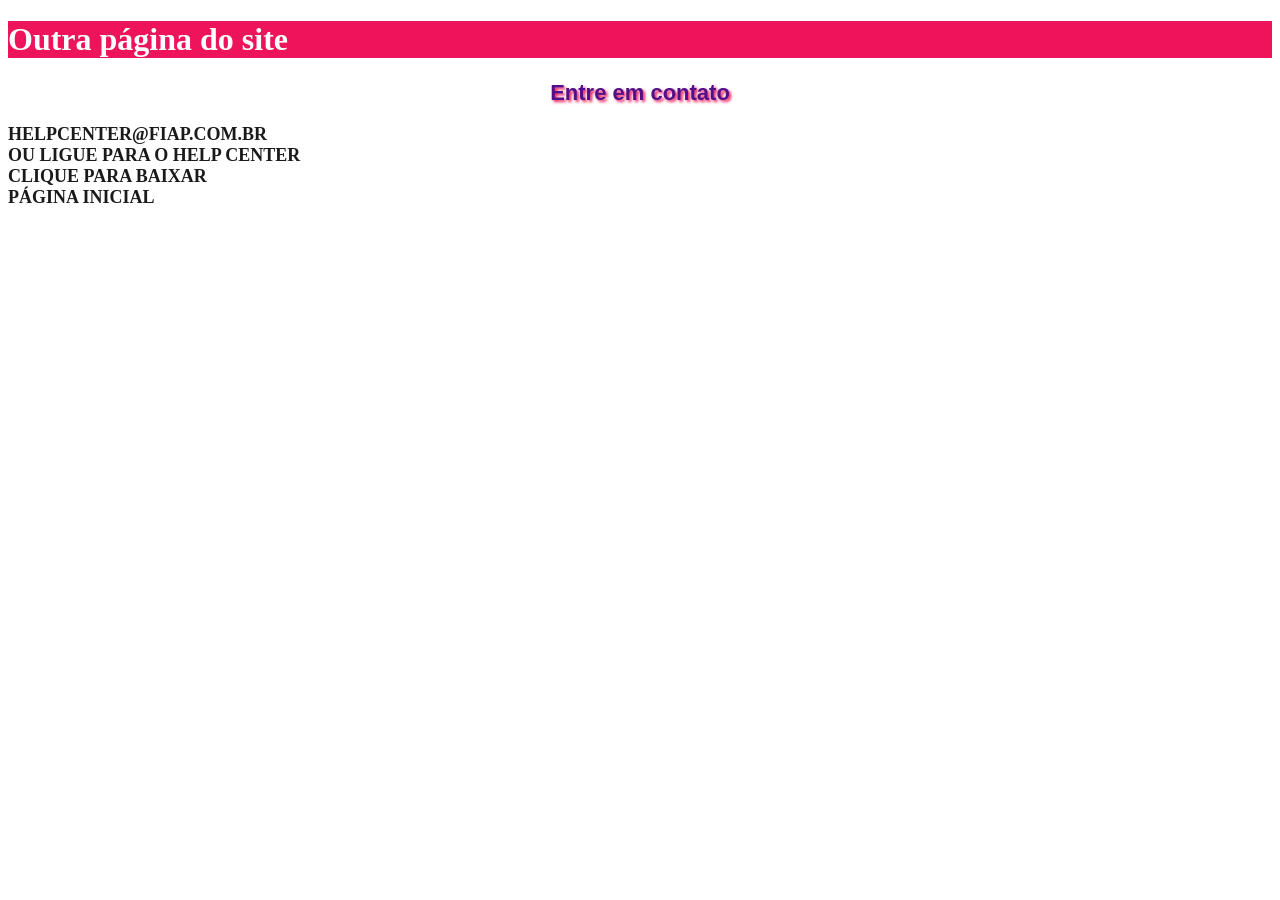
<file: 1 - intro HTML e CSS/page2.html>
<!DOCTYPE html>
<html lang="pt-br">
<head>
    <meta charset="UTF-8">
    <meta name="viewport" content="width=device-width, initial-scale=1.0">
    <title>Página 2</title>
    <link rel="stylesheet" href="style.css">
    <style>
        h2 {
            font-family: Roboto, Arial, sans-serif;
            font-size: 22px;
            color: #521088;
            text-align: center;
        }
    </style>
</head>
<body>
    
    <h1 style="background-color: #ed145b; color: white;">Outra página do site</h1>

    <h2>Entre em contato</h2>

    <a href="mailto:helpcenter@fiap.com.br">helpcenter@fiap.com.br</a>
    
    <br>

    <a href="tel:1133665547">Ou ligue para o help center</a>

    <br>

    <a href="./images/img.jpg" download>Clique para baixar</a>  

    <br>

    <a href="./index.html">Página inicial</a>

</body>
</html>
</file>
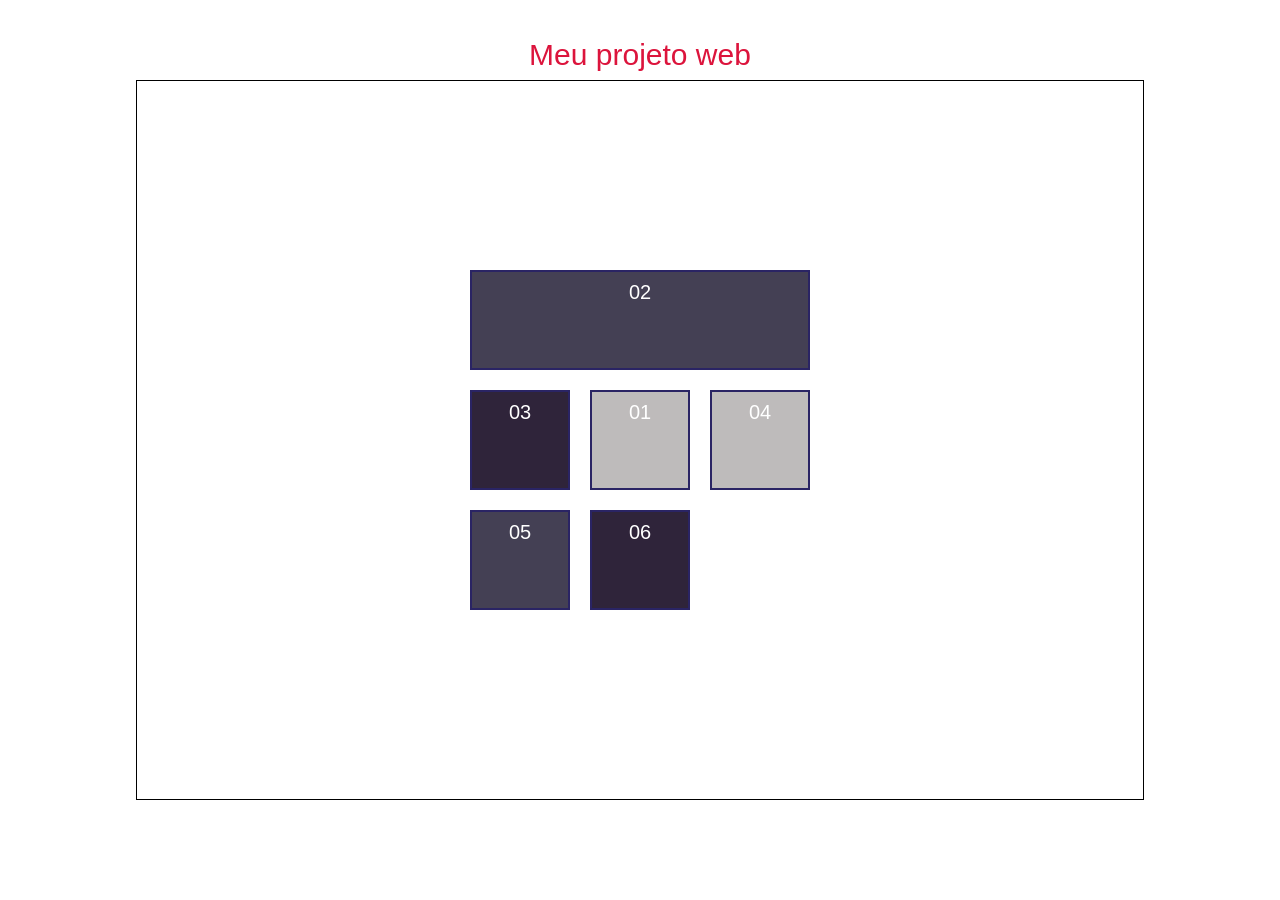
<file: 10 - grid layout/align.html>
<!DOCTYPE html>
<html lang="pt-br">

<head>
    <meta charset="UTF-8">
    <meta name="viewport" content="width=device-width, initial-scale=1.0">
    <link rel="stylesheet" href="./css/reset.css">
    <link rel="stylesheet" href="./css/style.css">
    <link rel="stylesheet" href="./css/align.css">
    <title>Display Grid - Alinhamento</title>
</head>

<body>

    <h1>Meu projeto web</h1>

    <div class="container">
        <div class="box box1">01</div>
        <div class="box box2">02</div>
        <div class="box box3">03</div>
        <div class="box box4">04</div>
        <div class="box box5">05</div>
        <div class="box box6">06</div>
    </div>

</body>

</html>
</file>
<file: 10 - grid layout/css/style.css>
/* CSS base */
* {
    box-sizing: border-box;
}

body {    
    padding: 10px;
    font-family: 'Open Sans', sans-serif;
    font-size: 20px;
}    

h1 {
    color: #dc143c;
    margin: 30px 0 0;
    text-align: center;
    font-size: 30px;
}

h2 {
    background-color: #8196f565;
    color: #000;
    padding: 10px 0;
    margin: 30px 0 50px;
    text-align: center;
}

.container {
    height: 80vh;
    margin: 40px auto 100px;
    color: #fff;
    text-align: center;
}

.box { min-height: 100px; }

.box1 { background-color: #bebbbb; }
.box2 { background-color: #444054; }
.box3 { background-color: #2f243a; }
.box4 { background-color: #2a2464; }
</file>
<file: 10 - grid layout/css/grid.css>
/* Testando propriedades do grid */
.grid-container { display: grid; }

.ex-1 {
    /* Definindo a largura das colunas */
    grid-template-columns: 270px 100px 220px 130px;
}

.ex-2 {
    /* Medida fr -> fração */
    grid-template-columns: 1fr 2fr 1fr 3fr;
}

.ex-3 {
    /* grid-template-columns: repeat(4, 1fr); */
    grid-template-columns: repeat(3, 1fr) 100px;
}

.ex-4 {
    grid-template-columns: minmax(100px, 1fr) 2fr 2fr 100px;
}

.ex-5 {
    /* Quantidade indefinida de colunas, encaixando o máximo que couber, dentro dos limites especificados */
    grid-template-columns: repeat(auto-fit, minmax(100px, 1fr));
    margin: 30px 0;
}

.ex-6 {
    /* grid-template-columns: repeat(auto-fill, minmax(100px, 1fr)); */
    grid-template-columns: repeat(auto-fill, 250px);
}

.ex-7 {
    /* Definindo a altura das linhas */
    grid-template-rows: 1fr 2fr 3fr 1fr;
}
</file>
<file: 11 - grid - responsividade/css/style.css>
@import url('https://fonts.googleapis.com/css2?family=Roboto:wght@300;400&display=swap');

* {
    box-sizing: border-box;
}

body {
    font-family: "Catamaran", sans-serif;
}

.bg1 {
    background-image: linear-gradient(rgba(0,0,0,.4), rgba(0,0, .1)),
    url(../images/bg1.jpg);
}

.bg2 {
    background-image: linear-gradient(rgba(0,0,0,.4), rgba(0,0, .1)),
    url(../images/bg2.jpg);
}

.bg3 {
    background-image: linear-gradient(rgba(0,0,0,.4), rgba(0,0, .1)),
    url(../images/bg3.jpg);
}

.bg4 {
    background-image: linear-gradient(rgba(0,0,0,.4), rgba(0,0, .1)),
    url(../images/bg4.jpg);
}

.gallery {
    color: #fff;
    padding: 10px 0;
    display: grid;
    gap: 15px;
    grid-template-columns: repeat(4, 1fr);
    grid-auto-rows: 320px;
}

/* O valor 'span' no grid define o ponto de INÍCIO da linha e, então, a quantidade de colunas a partir desse ponto */
.span-2 {
    grid-column: span 2;
    grid-row: span 2;
}

.box {
    text-align: center;
    display: flex;
    flex-direction: column;
    align-items: center;
    justify-content: center;
    cursor: pointer;
    background-size: cover;
    background-position: center;
    background-attachment: fixed;
    transition: opacity .8s ease-in, transform .5s;

    &:hover {
        opacity: 0.85;
        transform: scale(0.95);

        span {
            animation: bounce .7s ease-in-out infinite alternate .3s;
        }    
    }    
}

/* ----- Animação ----- */

@keyframes bounce {
    0% {
        transform: translateY(0);
    }    
    100% {
        transform: translateY(10px);
    }    
}    

h2 {
    font-size: 35px;
    
    span {
        font-size: 50px;
        display: block;
        margin: 15px;

        i {
            font-size: 40px;
        }    
    }    
}


/* ----- Responsividade ----- */

@media (max-width: 850px) {
    .box {
        grid-column: span 2;
    }

    .span-2 {
        grid-column: span 4;
    }
}

@media (max-width: 500px) {
    .box {
        grid-column: span 4;
        height: 250px;

        h2 {
            font-size: 30px;

            span, i {
                font-size: 35px;
            }
        }
    }

    .gallery {
        grid-auto-rows: auto;
    }
}
</file>
<file: 2 - divs/style.css>
@import url('https://fonts.googleapis.com/css2?family=montserrat:ital,wght@0,100..900;1,100..900&display=swap');

body {
    padding: 0;
    margin: 0;
    box-sizing: border-box;
    font-family: 'Montserrat', 'Roboto', sans-serif;
}

header {
    text-align: center;
    background-color: #1e1e1e;
    padding: 15px 0;
}

a {
    font-size: 16px;
    color: #fff;
    text-decoration: none;
    font-weight: 500;
    padding: 20px;
    margin: 0 20px;
}

a i {
    font-size: 18px;
    margin-right: 10px;
}

img {
    width: 100%;
    height: 500px;
    /* object-fit: contain; */
    object-fit: cover;
}

div {
    text-align: center;
}

div img {
    width: 250px;
    height: 250px;
    object-fit: contain;
    margin: 20px;
}

h1 {
    font-size: 40px;
    color: #A71126;
    text-align: center;
    margin: 40px 0 30px;
}

h2 {
    font-size: 32px;
    color: #171D1C;
    margin: 50px 40px 30px;
}

p {
    margin: 20px 40px;
}
</file>
<file: 3 - id e class/style.css>
#lista {
    display: flex;
}

.card {
    width: 200px;
    height: 70px;
    background-color: lightblue;
    border-radius: 20px;
    padding: 20px;
    margin: 10px;
    text-align: center;
}

#destaque {
    background-color: lightcoral;
}
</file>
<file: 4 - flexbox/css/style.css>
body {
    font-family: Calibri, Arial;
    font-size: 16px;
    margin: 0;
    padding: 0;
    box-sizing: border-box;
}

h1 {
    margin: 20px 10px;
}

.container {
    width: 99%;
    height: 400px;
    margin: 10px auto;
    padding: 10px;
    background-color: #e7e7e7;
}

.box {
    width: 10%;
    min-width: 200px;
    height: 100px;
    margin: 20px;
    padding: 10px;
}

.box-1 { background-color: #666; }
.box-2 { background-color: #888; }
.box-3 { background-color: #aaa; }
.box-4 { background-color: #ccc; }
</file>
<file: 4 - flexbox/css/flex.css>
.container {
    display: flex;
}

#modelo-1 {
    flex-direction: column;

    /* NOWRAP - Valor padrão */
    flex-wrap: nowrap;

    /* FLEX-START - Valor padrão */
    justify-content: flex-start;
}

#modelo-2 {
    /* ROW - Valor padrão */
    flex-direction: row;
    flex-wrap: wrap;
    justify-content: flex-end;
}

#modelo-3 {
    flex-direction: row-reverse;
    /* flex-direction: column-reverse; */
    justify-content: center;
}

#modelo-4 {
    /* justify-content: space-between; */
    /* BETWEEN - Espaçamento baseado nas extremidades */

    /* justify-content: space-around; */
    /* AROUND - Espaçamento central é maior que das extremidades */
    justify-content: space-evenly;
    /* EVENLY - Espaçamento igual entre os itens e as margens externas*/
}

#modelo-5 {
    /* align-items: flex-start; */
    /* align-items: flex-end; */
    align-items: center;
}
</file>
<file: 6 - pseudo classes e pseudo elementos/assets/css/style.css>
@import url('https://fonts.googleapis.com/css2?family=Lavishly+Yours&family=Playfair+Display:ital,wght@0,400..900;1,400..900&display=swap');

body {
    margin: 0;
    padding: 0;
    font-family: 'Playfair Display', sans-serif;
}

.livro {
    display: flex;
    align-items: center;
    justify-content: space-between;
}

.pedido {
    background-color: #e6d6c1;
    padding: 30px 60px;
    width: 30%;

    form {
        display: flex;
        flex-direction: column;
        gap: 20px;
    }
}

.presente {
    border-top: 1px dotted #793f1d;
    border-bottom: 1px dotted #793f1d;
    padding-bottom: 20px;

    h4 {
        margin-bottom: 10px;
    }
}

input, select, textarea {
    background-color: #f8eee2;
    padding: 10px;
    border: 1px solid;
    border-radius: 5px;
    font-size: 16px;
    transition: all .5s ease-in-out;
    color: #793f1d;
    font-family: Roboto, Calibri, cursive;
    resize: none;
}

input[type="submit"] {
    background-color: #793f1d;
    color: white;
    font-size: 18px;
    cursor: pointer;
    width: fit-content;
    padding: 10px 30px;
    margin: 0 0 0 auto;
    transition: background-color 0.5s ease-in-out;
}

.modelo {
    width: 50%;
    padding: 30px 60px;
    font-family: 'Playfair Display', serif;
    display: flex;
    align-items: center;
    gap: 40px;
    text-align: justify;
    font-size: 24px;
    text-indent: 40px;

    img {
        border-radius: 35px;
        height: 450px;
    }
}

.ranking {
    background-color: #fadab1;
    padding: 30px 60px;
    text-align: center;
    
    ol {
        width: fit-content;
        margin: 0 auto;
        font-size: 18px;
        text-align: left;

        li {
            margin-bottom: 10px;
        }
    }
}
</file>
<file: 6 - pseudo classes e pseudo elementos/assets/css/pseudo.css>
input:focus {
    outline: none;
    background-color: #793f1d36;
}

input:valid {
    border-color: #793f1d;
}

input:invalid {
    border-color: red;
}

::placeholder {
    color: #793f1d;
}

textarea:disabled {
    background-color: #f8eee2;
    border-color: #a1a1a1;
    cursor: not-allowed;
}

textarea::placeholder {
    color: #a1a1a1;
}

input[type="submit"]:hover {
    background-color: #94150a;
}

input[type="submit"]:active {
    background-color: #d81806;
}

/* Opção selecionada - Visivel dentro da lista da select */
option:checked {
    color: #d81806;
}

input[type="radio"]:checked,
input[type="checkbox"]:checked {
    height: 20px;
    width: 20px;
}

.modelo {
    p::first-letter {
        font-family: 'Lavishly Yours';
        font-size: 60px;
        font-weight: 500;
        line-height: 24px;
    }

    /* p::first-line {
        color: #94150a;
    } */

    p::selection {
        color: #d81806;
        background-color: #e6dbcf;
    }
}

/* li:nth-child(2n+1){
    color: gray;
} */
li:not(.top3){
    color: gray;
}
li:first-child { 
    color: green;
    font-weight: 700;
}
li:last-child { 
    color: red;
}

::marker {
    font-weight: 700;
    font-size: 24px;
    color: #94150a;
}
</file>
<file: 7 - transições e animações/style.css>
* {
    margin: 0;
    padding: 0;
    box-sizing: border-box;
}

body {
    font-family: 'Quicksand', sans-serif;
}

.container {
    max-width: 1320px;
    width: 100%;
    margin: auto;
    padding: 40px;
} 

.btn {
    border: 2px solid #ed145b;
    border-radius: 10px;
    color: #ed145b;
    font-weight: 700;
    text-transform: uppercase;
    text-decoration: none;
    padding: 10px 30px;
    width: fit-content;
    /* Depois */
    
    /* transition: property duration timing-function delay; */
    transition: all .5s ease-in-out;
}

.btn:hover {
    background-color: #ed145b;
    color: #fff;
}

.box {
    background-color: #2d57ca;
    width: 450px;
    height: 250px;
    padding: 20px;
    margin: 30px 0;
    /* transition-property: background-color;
    transition-duration: 3s;
    transition-timing-function: linear; */
    transition: background-color 3s linear;
    
    &:hover {
        background-color: #ed145b;
    }
}

i {
    color: #fff;
    font-size: 50px;
    position: relative;
}

.box:hover i {
    /* nome / duração / transição / delay / repetições / direção */
    /* animation: rocket 3s ease 2s 2 reverse; */
    animation: rocket 3s ease-in-out infinite alternate;
}

.text {
    font-weight: 900;
    font-size: 60px;
    color: #181818;
    border-top: 5px dotted #181818;
    border-bottom: 5px dotted #181818;
    padding: 20px 0;
    text-align: center;
}

@keyframes rocket {
    0% {
        left: 0;
        top: 0;
    }

    25% {
        left: calc(100% - 50px);
        top: 0;
    }

    50% {
        left: calc(100% - 50px);
        top: calc(100% - 50px);
    }
    
    75% {
        left: 0;
        top: calc(100% - 50px);
    }

    100% {
        left: 0;
        top: 0;
    }
}
</file>
<file: 8 - semântica/assets/css/variables.css>
@import url('https://fonts.googleapis.com/css2?family=Montserrat:ital,wght@0,100..900;1,100..900&family=Noto+Serif:ital,wght@0,100..900;1,100..900&display=swap');

:root {
    --primary: #BC002D;
    --secondary: #FFB7C5;
    --tertiary: #4A4A4A;

    --light: #F9F9F9;
    --dark: #1E1E1E;

    /* Variáveis de Fonte - Títulos */
    --title: 'Noto Serif', Trebuchet MS, sans-serif;
    --title-size: 46px;

    /* Variáveis de Fonte - Textos */
    --text: 'Montserrat', Roboto, Calibri;
    --text-size: 18px;
}
</file>
<file: 8 - semântica/assets/css/components.css>
.title {
    color: var(--primary);
    font-family: var(--title);
    font-size: var(--title-size);
    font-weight: 400;
    line-height: 1.2;
    letter-spacing: -0.5px;
}

/* Formatação dos Textos */
.text {
  font-family: var(--text);
  font-size: var(--text-size);
  font-weight: 400;
  line-height: 1.5;
  letter-spacing: 0.5px;
  color: var(--dark);
}

/* Formatação dos Botões */
.btn {
  color: var(--primary);
  font-family: var(--text);
  font-size: var(--text-size);
  font-weight: 500;
  border: 2px solid var(--primary);
  border-radius: 5px;
  padding: 10px 30px;
  cursor: pointer;
  outline: none;
  display: inline-block;
  text-decoration: none;
  transition: all 0.5s ease;

  &:hover {
    background-color: var(--primary);
    color: var(--light);
    box-shadow: 0 5px 7px rgba(0, 0, 0, 0.2);
  }
}

.btn-primary {
  background-color: var(--primary);
  color: var(--light);
  
  &:hover {
    background-color: var(--secondary);
    border-color: var(--secondary);
    color: var(--primary);
  }
}

.btn-secondary {
  background-color: var(--secondary);
  border-color: var(--secondary);
  color: var(--primary);
  
  &:hover {
    background-color: var(--primary);
    border-color: var(--primary);
  }
}

.flex {
  display: flex;
  gap: 20px;
}
</file>
<file: 8 - semântica/assets/css/style.css>
html {
    scroll-behavior: smooth;
}

header {
    background-color: var(--dark);
    position: fixed;
    top: 0;
    width: 100vw;
    z-index: 10;
    box-shadow: 0 5px 7px rgba(0, 0, 0, 0.4);
}

nav ul {
    justify-content: center;

    li {
        list-style: none;
    
        a {
            color: var(--light);
            font-family: var(--text);
            font-size: var(--text-size);
            text-decoration: none;
            padding: 20px 15px;
            display: inline-block;
            transition: all .5s ease;
    
            &:hover {
                color: var(--primary);
            }
        }
    }
}

#banner {
    background-image: url(../images/Mount\ Fuji.jpg);
    height: 100vh;
    background-size: cover;
    
    flex-direction: column;
    justify-content: center;
    align-items: center;
    position: relative;

    &::before {
        content: '';
        background-color: #ffffff80;
        position: absolute;
        top: 0;
        left: 0;
        width: 100%;
        height: 100%;
        z-index: 0;
    }

    * {
        z-index: 1;
    }
}

h1.title {
  font-size: 50px;
  font-weight: 500;
  margin-top: 50px;
}

#food {
    padding: 50px 40px;

    h2 {
        text-align: center;
        margin-bottom: 50px;
    }

    figure {
        justify-content: space-evenly;
        align-items: center;

        img {
            box-shadow: 0 3px 10px rgba(0, 0, 0, 0.5);
            border-radius: 10px;
            height: 400px;
            transition: all .5s ease;

            &:hover {
                transform: scale(1.1);
            }
        }
    }
}

#itinerary {
    background-color: var(--light);
    padding: 50px 40px;
    align-items: center;
    justify-content: space-between;

    h2 {
        margin-bottom: 50px;
    }

    .info {
        width: 59%;

        p {
            margin-bottom: 20px;
            text-align: justify;
        }

        a {
            margin-top: 30px;
        }
    }

    img {
        height: 400px;
        object-fit: contain;
    }
}

footer {
    background-color: var(--dark);
    padding: 30px 0;
    text-align: center;

    .text {
        color: var(--light);
    }
}
</file>
<file: 9 - intro media/style.css>
@import url('https://fonts.googleapis.com/css2?family=Anton&family=Work+Sans:ital,wght@0,400;0,500;0,600;1,400&display=swap');

:root {
    --primary: #E63946;
    --secondary: #b8121f;
    --tertiary: #14386a;
    --dark: #0b0c10;
    --light: #F1FAEE;
    --gray: #93a0b3;

    --title: 'Anton', 'Arial Narrow', sans-serif;
    --text: 'Work Sans', Arial, sans-serif;
}

* {  
    box-sizing: border-box;
}

html {
    scroll-behavior: smooth;
}

body {
    margin: 0;
    padding: 0;
    font-family: var(--text);
    background: var(--dark);
    color: var(--light);
}

::selection {
    background: var(--primary);
    color: var(--light);
}

.menu {
    position: fixed;
    width: 100%;
    top: 0;
    z-index: 10;
    display: flex;
    justify-content: center;
    padding: 17px 15px;
    background: #0b0c10b3;
    backdrop-filter: blur(10px);
}

.menu a {
    color: var(--light);
    text-decoration: none;
    text-transform: uppercase;
    font-size: 14px;
    letter-spacing: 2px;
    font-weight: 700;
    margin: 0 15px;
    padding: 7px 5px;
    border-bottom: 3px solid transparent;
    transition: border-color .5s ease;
}

.menu a:hover,
.menu a:focus {
    border-color: var(--primary);
    outline: none;
}

#banner {
    display: flex;
    align-items: flex-end;
    height: 93vh;
    padding: 70px 100px;
    background-image:
        linear-gradient(180deg, #0b0c1026 0%, #0b0c108c 55%, var(--dark) 100%),
        url(./banner.jpg);
    background-size: cover;
    background-position: center;
}

h1 {
    font-family: var(--title);
    color: var(--light);
    text-transform: uppercase;
    font-size: 100px;
    line-height: 1;
    letter-spacing: 3px;
    margin: 0;
    text-shadow: 3px 3px 2px var(--secondary), 5px 7px 2px var(--tertiary);
}

h1 span {
    display: block;
    color: var(--primary);
    font-family: var(--text);
    font-size: 36px;
    font-weight: 600;
    margin-top: 20px;
    font-style: italic;
    text-transform: capitalize;
    text-shadow: none;
}
 
.banner-desc {
    max-width: 40%;
    color: var(--gray);
    font-size: 17px;
    line-height: 1.6;
    margin: 25px 0 35px;
}

.btn {
    background: var(--primary);
    color: var(--light);
    text-transform: uppercase;
    text-decoration: none;
    font-weight: 600;
    font-size: 14px;
    padding: 15px 25px;
    border-radius: 5px;
    display: block;
    width: fit-content;
    transition: transform .25s ease, background .25s ease;
}

.btn:hover,
.btn:focus {    
    background: var(--secondary);
    transform: scale(1.05) translateX(5px);
    outline: none;
}

.conteudo {
    display: flex;
    align-items: center;
    justify-content: space-between;
    padding: 50px 0 100px;
    max-width: 940px;
    margin: 0 auto;
}

.img {
    background-image: url(./capa.jpg);
    background-size: cover;
    background-position: center;
    width: 380px;
    height: 480px;
    border-radius: 5px;
    box-shadow: 2px 2px 10px #0b0c10bf, 20px 20px 0 #E639465f;
}

.text { 
    width: 50%;
}

h2 {
    font-family: var(--title);
    text-transform: uppercase;
    font-size: 42px;
    letter-spacing: 2px;
    font-weight: 400;
    margin: 0 0 20px;
    color: var(--light);
}

.text p {
    color: var(--gray);
    font-size: 16px;
    line-height: 1.75;
    margin: 0 0 15px;
}

blockquote {
    color: var(--light);
    font-size: 20px;
    font-style: italic;
    line-height: 1.5;
    margin: 30px 0 0;
    padding-left: 20px;
    border-left: 3px solid var(--primary);
}

footer {
    border-top: 1px solid var(--gray);
    padding: 30px 100px;
    display: flex;
    justify-content: space-between;
    align-items: center;
    flex-wrap: wrap;
    color: var(--gray);
    font-size: 13px;
}

footer .marca {
    font-family: var(--title);
    color: var(--light);
    font-size: 16px;
    font-weight: 400;
    text-transform: uppercase;
}


/* ---------- RESPONSIVIDADE ---------- */

@media (max-width: 500px) {
    #banner {
        padding: 10px 20px 0;
        height: 100vh;
        align-items: center;
        background-image: linear-gradient(180deg, #0b0c1026 0%, #0b0c108c 40%, var(--dark) 100%), url(./banner.jpg);
    }
    
    .banner-desc {
        max-width: 100%;
        margin: 35px 0 50px;
    }
    
    h1 {
        font-size: 50px;
        
        span {
            font-size: 28px;
        }
    }

    .conteudo {
        flex-direction: column;
        max-width: 85%;
        padding-top: 0;
    }

    .img {
        background-image: url(./reveal.jpg);
        width: 100%;
        height: 450px;
        margin-left: -10px;
        box-shadow: 2px 2px 10px #0b0c10bf, 15px 15px 0 #E639465f;
    }
 
    .text {
        width: 100%;
        
        h2 {
            font-size: 35px;
            margin-bottom: 40px;
        }
    }

    blockquote {
        margin-top: 50px;
    }

    footer {
        flex-direction: column;
        padding: 20px 0 40px;
    }
}
</file>
<file: 1 - intro HTML e CSS/style.css>
a {
    font-family: Roboto, Calibri;
    font-size: 18px;
    font-weight: 700;
    color: #1a1a1a;
    /* text-decoration: underline; */
    /* text-decoration: overline; */
    /* text-decoration: 2px line-through; */
    text-decoration: none;
    /* text-transform: lowercase; */
    text-transform: uppercase;
}

p { 
    font-family: Roboto, Calibri;
    font-size: 18px;
    font-weight: 700;
    color: #e20d38;
    text-align: justify;
    text-indent: 40px;
    line-height: 30px;
    letter-spacing: 2px;
    word-spacing: 5px;
}

h2 {
    text-shadow: 2px 2px 3px #ed145b;
}

/* 1ESPY - noite terça */
/* 1ESPT - 1º quinta */

img {
    width: 500px;
    height: 300px;

    /* terça manhã */
    /* object-fit: cover;
    margin: 30px;
    border-radius: 30px;
    border: 3px dotted #1a1a1a; */
    /* tipos de borda: solid, dashed, dotted */
}
</file>
<file: 10 - grid layout/css/align.css>
.box {
    color: #fff;
    border: 2px solid #2a2464;
    padding: 10px;
}

.box1, .box4 { background-color: #bebbbb; }
.box2, .box5 { background-color: #444054; }
.box3, .box6 { background-color: #2f243a; }

.container {
    margin: 10px auto;
    min-height: 300px;
    width: 80%;
    border: 1px solid #000;
    display: grid;
    gap: 20px;
    grid-template-columns: repeat(3, 100px);
    grid-template-rows: repeat(2, 100px);
    justify-content: center; 
    align-content: center;
    /* justify-items: center; */
    /* align-items: center; */
    
    /* As propriedades align-content e justify-items são exclusivas do Grid. Não funcionam no Flexbox */
}

.box1 {
    grid-row: 2;
    grid-column: 2;
}

.box2 {
    grid-column: 1/4;
    /* grid-row-start: 1;
    grid-column-end: 4; */
}
</file>
